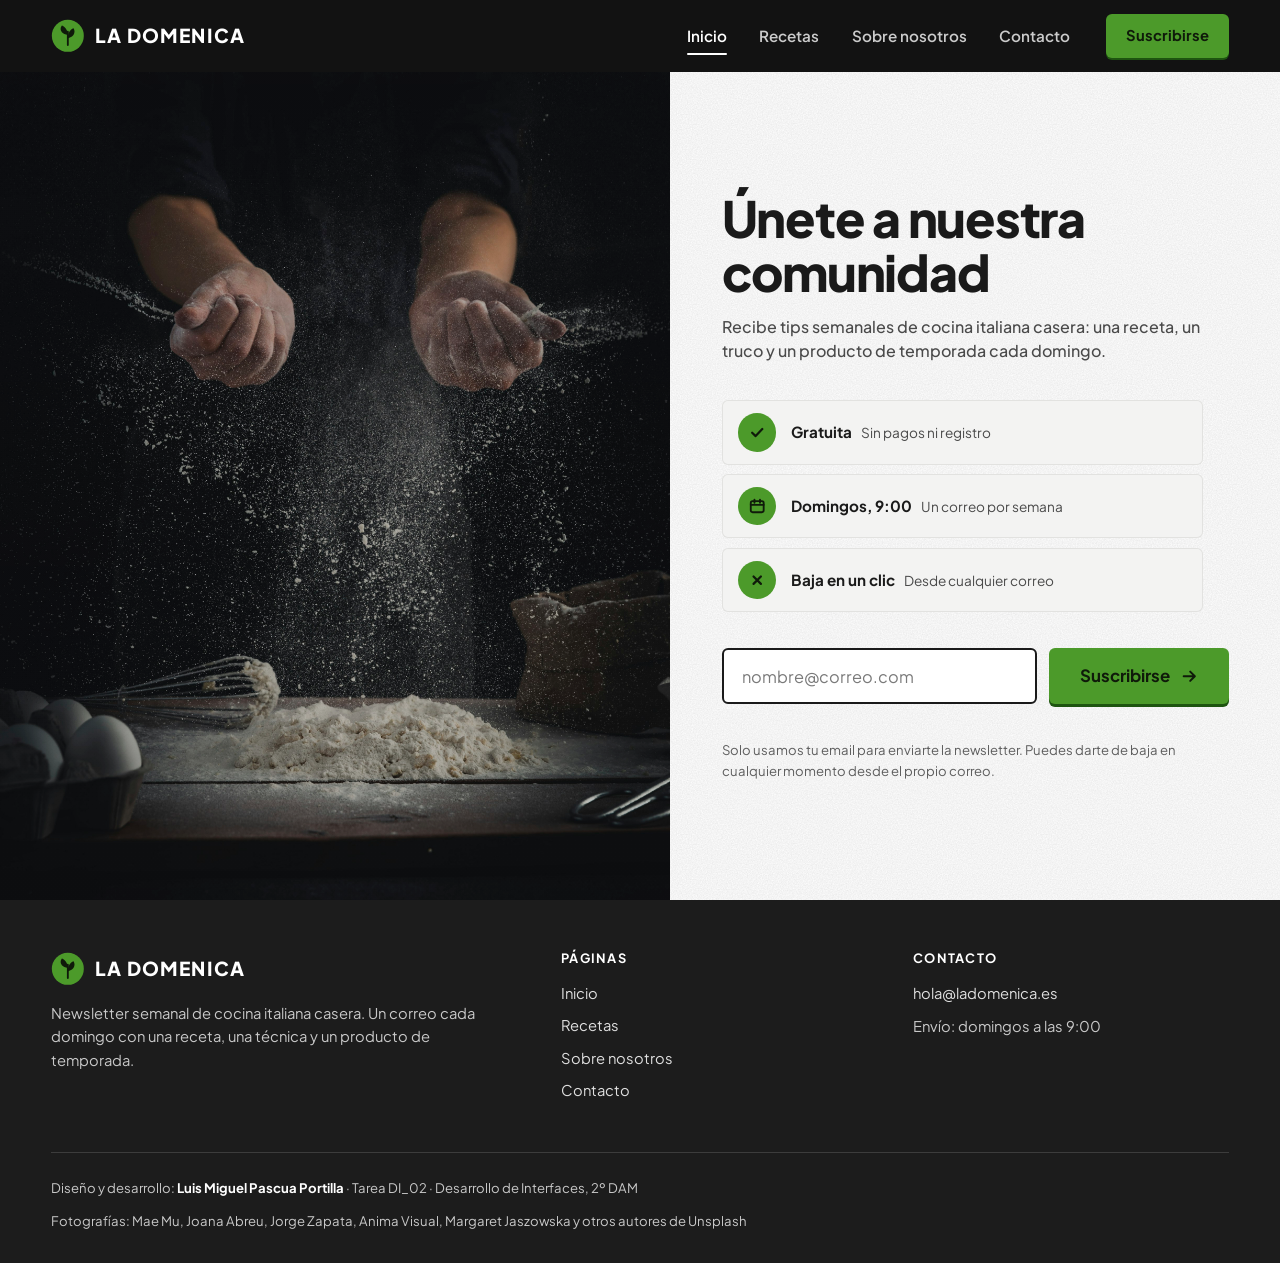
<file: index.html>
<!doctype html>
<html lang="es">
<head>
<meta charset="utf-8">
<meta name="viewport" content="width=device-width, initial-scale=1">
<title>La Domenica — Newsletter de cocina italiana</title>
<meta name="description" content="Newsletter semanal de cocina italiana casera.">
<link rel="icon" href="favicon.svg" type="image/svg+xml">
<link rel="preconnect" href="https://fonts.googleapis.com">
<link rel="preconnect" href="https://fonts.gstatic.com" crossorigin>
<link href="https://fonts.googleapis.com/css2?family=Plus+Jakarta+Sans:wght@400;500;600;700;800&display=swap" rel="stylesheet">
<link rel="stylesheet" href="styles.css">
</head>
<body>
<header class="barra">
  <div class="caja barra__fila">
    <a class="logo" href="index.html" data-z="1"><svg viewBox="0 0 40 40" aria-hidden="true"><circle cx="20" cy="20" r="19" fill="#4C9A2A"/><path d="M20 31V15" stroke="#0F1A0A" stroke-width="2.2" stroke-linecap="round"/><path d="M20 19c0 0-6.2-.4-7.9-4.6C10.4 10.2 13 7.6 13 7.6S20 10 20 19Z" fill="#0F1A0A"/><path d="M20 23c0 0 5.8-1.2 7.4-5.4 1.6-4.2-.9-6.6-.9-6.6S20 13.2 20 23Z" fill="#0F1A0A"/></svg><span class="logo__txt">La Domenica</span></a>
    <button class="hamburguesa" aria-expanded="false" aria-controls="nav" aria-label="Abrir menú">
      <svg viewBox="0 0 24 24" aria-hidden="true"><path d="M4 7h16M4 12h16M4 17h16" stroke="currentColor" stroke-width="2.2" stroke-linecap="round"/></svg>
    </button>
    <nav class="nav" id="nav" aria-label="Navegación principal">
      <ul class="menu"><li><a href="index.html" aria-current="page">Inicio</a></li><li><a href="recetas.html">Recetas</a></li><li><a href="sobre-nosotros.html">Sobre nosotros</a></li><li><a href="contacto.html">Contacto</a></li></ul>
      <a class="btn btn--cta btn--nav" href="index.html#suscribirse" data-z="2">Suscribirse</a>
    </nav>
  </div>
</header>
<main>
<section class="hero" id="suscribirse">
  <div class="hero__foto" aria-hidden="true" style="position:relative">
    <span data-z="3" style="position:absolute;left:10%;bottom:12%;width:1px;height:1px"></span>
  </div>
  <div class="hero__col">
    <div class="hero__col-in">
      <div>
        <h1>Únete a nuestra comunidad</h1>
        <p class="sub">Recibe tips semanales de cocina italiana casera: una receta, un truco y un producto de temporada cada domingo.</p>
      </div>
      <ul class="resaltos" aria-label="Condiciones de la newsletter">
        <li><span class="resaltos__icono"><svg viewBox="0 0 20 20" aria-hidden="true"><path d="M4.5 10.5 8.3 14.2 15.5 6.5" fill="none" stroke="currentColor" stroke-width="2.4" stroke-linecap="round" stroke-linejoin="round"/></svg></span><div><strong>Gratuita</strong><span>Sin pagos ni registro</span></div></li>
        <li><span class="resaltos__icono"><svg viewBox="0 0 20 20" aria-hidden="true"><rect x="3" y="4.5" width="14" height="12" rx="2" fill="none" stroke="currentColor" stroke-width="2"/><path d="M3 8.5h14M7 2.8v3.4M13 2.8v3.4" stroke="currentColor" stroke-width="2" stroke-linecap="round"/></svg></span><div><strong>Domingos, 9:00</strong><span>Un correo por semana</span></div></li>
        <li><span class="resaltos__icono"><svg viewBox="0 0 20 20" aria-hidden="true"><path d="M6 6l8 8M14 6l-8 8" stroke="currentColor" stroke-width="2.4" stroke-linecap="round"/></svg></span><div><strong>Baja en un clic</strong><span>Desde cualquier correo</span></div></li>
      </ul>
      <form class="form" id="form" novalidate>
        <div class="form__fila">
          <div>
            <label class="sr" for="email">Tu correo electrónico</label>
            <input class="campo" id="email" type="email" placeholder="nombre@correo.com" autocomplete="email" required aria-describedby="legal">
          </div>
          <button class="btn btn--cta" type="submit" id="boton" data-z="4">Suscribirse <svg viewBox="0 0 20 20" aria-hidden="true"><path d="M4 10h11M11 5l5 5-5 5" fill="none" stroke="currentColor" stroke-width="2.2" stroke-linecap="round" stroke-linejoin="round"/></svg></button>
        </div>
        <p class="aviso" id="aviso" role="status" aria-live="polite"></p>
        <p class="legal" id="legal">Solo usamos tu email para enviarte la newsletter. Puedes darte de baja en cualquier momento desde el propio correo.</p>
      </form>
    </div>
  </div>
</section>
</main>
<footer class="pie">
  <div class="caja">
    <div class="pie__rejilla">
      <div>
        <a class="logo" href="index.html"><svg viewBox="0 0 40 40" aria-hidden="true"><circle cx="20" cy="20" r="19" fill="#4C9A2A"/><path d="M20 31V15" stroke="#0F1A0A" stroke-width="2.2" stroke-linecap="round"/><path d="M20 19c0 0-6.2-.4-7.9-4.6C10.4 10.2 13 7.6 13 7.6S20 10 20 19Z" fill="#0F1A0A"/><path d="M20 23c0 0 5.8-1.2 7.4-5.4 1.6-4.2-.9-6.6-.9-6.6S20 13.2 20 23Z" fill="#0F1A0A"/></svg><span class="logo__txt">La Domenica</span></a>
        <p>Newsletter semanal de cocina italiana casera. Un correo cada domingo con una receta, una técnica y un producto de temporada.</p>
      </div>
      <nav aria-labelledby="t-nav">
        <h2 id="t-nav">Páginas</h2>
        <ul><li><a href="index.html">Inicio</a></li><li><a href="recetas.html">Recetas</a></li><li><a href="sobre-nosotros.html">Sobre nosotros</a></li><li><a href="contacto.html">Contacto</a></li></ul>
      </nav>
      <div>
        <h2>Contacto</h2>
        <p><a href="mailto:hola@ladomenica.es">hola@ladomenica.es</a></p>
        <p>Envío: domingos a las 9:00</p>
      </div>
    </div>
    <div class="pie__base">
      <p>Diseño y desarrollo: <strong>Luis Miguel Pascua Portilla</strong> · Tarea DI_02 · Desarrollo de Interfaces, 2º DAM</p>
      <p>Fotografías: Mae Mu, Joana Abreu, Jorge Zapata, Anima Visual, Margaret Jaszowska y otros autores de Unsplash</p>
    </div>
  </div>
</footer>
<div class="velo" id="velo" hidden>
  <div class="modal" role="dialog" aria-modal="true" aria-labelledby="modal-titulo" id="modal">
    <button class="modal__x" id="x" aria-label="Cerrar">&times;</button>
    <div class="modal__icono" aria-hidden="true">
      <svg width="28" height="28" viewBox="0 0 28 28"><path d="M7 14.5 11.8 19.3 21 9" fill="none" stroke="#2F6B1A" stroke-width="3" stroke-linecap="round" stroke-linejoin="round"/></svg>
    </div>
    <h2 id="modal-titulo">Suscripción confirmada</h2>
    <p>Recibirás el primer número el próximo domingo en <strong id="modal-email">tu correo</strong>.</p>
    <button class="btn btn--cta" id="ok">Cerrar</button>
  </div>
</div>
<script src="script.js"></script>
</body>
</html>
</file>
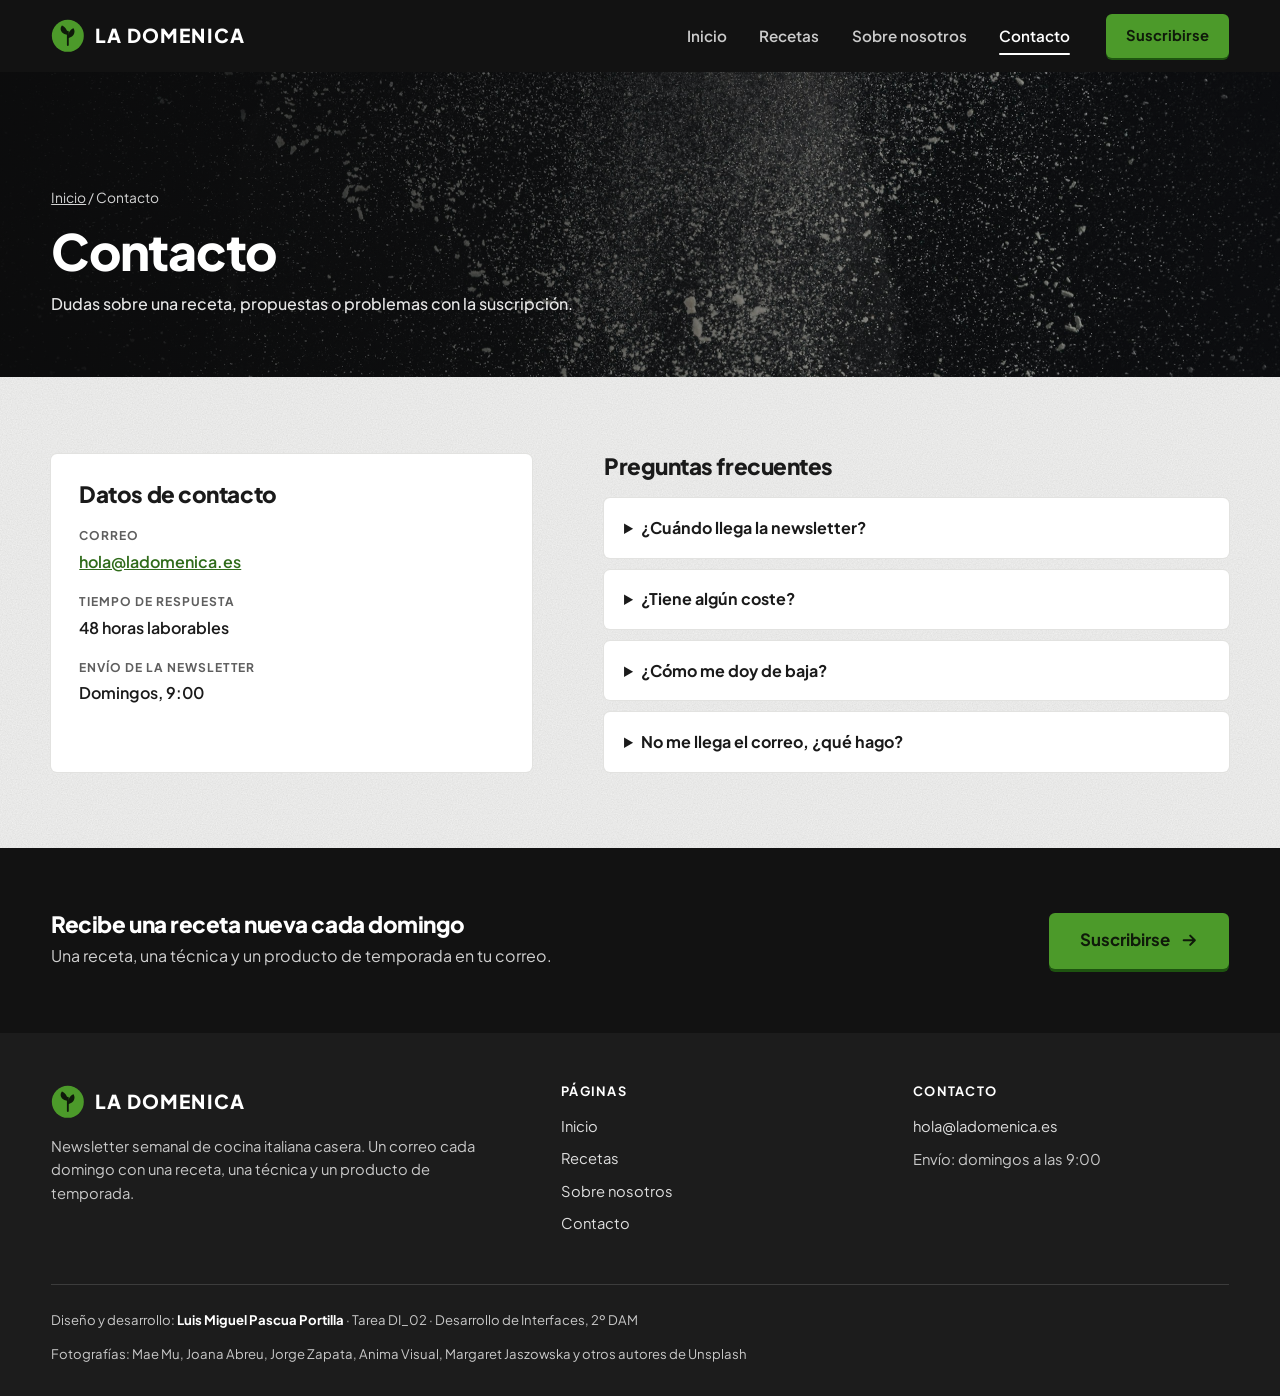
<file: contacto.html>
<!doctype html>
<html lang="es">
<head>
<meta charset="utf-8">
<meta name="viewport" content="width=device-width, initial-scale=1">
<title>Contacto — La Domenica</title>
<meta name="description" content="Contacto y preguntas frecuentes de La Domenica.">
<link rel="icon" href="favicon.svg" type="image/svg+xml">
<link rel="preconnect" href="https://fonts.googleapis.com">
<link rel="preconnect" href="https://fonts.gstatic.com" crossorigin>
<link href="https://fonts.googleapis.com/css2?family=Plus+Jakarta+Sans:wght@400;500;600;700;800&display=swap" rel="stylesheet">
<link rel="stylesheet" href="styles.css">
</head>
<body>
<header class="barra">
  <div class="caja barra__fila">
    <a class="logo" href="index.html" data-z="1"><svg viewBox="0 0 40 40" aria-hidden="true"><circle cx="20" cy="20" r="19" fill="#4C9A2A"/><path d="M20 31V15" stroke="#0F1A0A" stroke-width="2.2" stroke-linecap="round"/><path d="M20 19c0 0-6.2-.4-7.9-4.6C10.4 10.2 13 7.6 13 7.6S20 10 20 19Z" fill="#0F1A0A"/><path d="M20 23c0 0 5.8-1.2 7.4-5.4 1.6-4.2-.9-6.6-.9-6.6S20 13.2 20 23Z" fill="#0F1A0A"/></svg><span class="logo__txt">La Domenica</span></a>
    <button class="hamburguesa" aria-expanded="false" aria-controls="nav" aria-label="Abrir menú">
      <svg viewBox="0 0 24 24" aria-hidden="true"><path d="M4 7h16M4 12h16M4 17h16" stroke="currentColor" stroke-width="2.2" stroke-linecap="round"/></svg>
    </button>
    <nav class="nav" id="nav" aria-label="Navegación principal">
      <ul class="menu"><li><a href="index.html">Inicio</a></li><li><a href="recetas.html">Recetas</a></li><li><a href="sobre-nosotros.html">Sobre nosotros</a></li><li><a href="contacto.html" aria-current="page">Contacto</a></li></ul>
      <a class="btn btn--cta btn--nav" href="index.html#suscribirse" data-z="2">Suscribirse</a>
    </nav>
  </div>
</header>
<main>
<section class="cabecera-pag" style="--foto-cab:url('img/fondo-harina-2560.jpg')">
  <div class="caja">
    <p class="migas"><a href="index.html">Inicio</a> / Contacto</p>
    <h1>Contacto</h1>
    <p class="sub">Dudas sobre una receta, propuestas o problemas con la suscripción.</p>
  </div>
</section>
<section class="seccion seccion--gris">
  <div class="caja contacto">
    <div class="ficha">
      <h2 style="margin-bottom:1.25rem">Datos de contacto</h2>
      <dl>
        <div><dt>Correo</dt><dd><a href="mailto:hola@ladomenica.es">hola@ladomenica.es</a></dd></div>
        <div><dt>Tiempo de respuesta</dt><dd>48 horas laborables</dd></div>
        <div><dt>Envío de la newsletter</dt><dd>Domingos, 9:00</dd></div>
      </dl>
    </div>
    <div>
      <h2 style="margin-bottom:1.25rem">Preguntas frecuentes</h2>
      <div class="preguntas">
        <details><summary>¿Cuándo llega la newsletter?</summary><p>Todos los domingos a las 9:00 (hora peninsular).</p></details><details><summary>¿Tiene algún coste?</summary><p>No. La suscripción es gratuita y no pedimos datos de pago.</p></details><details><summary>¿Cómo me doy de baja?</summary><p>Cada correo incluye al final un enlace para darte de baja en un clic.</p></details><details><summary>No me llega el correo, ¿qué hago?</summary><p>Revisa la carpeta de promociones o spam. Si no aparece, escríbenos indicando tu email.</p></details>
      </div>
    </div>
  </div>
</section>
<section class="cierre">
  <div class="caja cierre__fila">
    <div><h2>Recibe una receta nueva cada domingo</h2>
      <p>Una receta, una técnica y un producto de temporada en tu correo.</p></div>
    <a class="btn btn--cta" href="index.html#suscribirse">Suscribirse <svg viewBox="0 0 20 20" aria-hidden="true"><path d="M4 10h11M11 5l5 5-5 5" fill="none" stroke="currentColor" stroke-width="2.2" stroke-linecap="round" stroke-linejoin="round"/></svg></a>
  </div>
</section>
</main>
<footer class="pie">
  <div class="caja">
    <div class="pie__rejilla">
      <div>
        <a class="logo" href="index.html"><svg viewBox="0 0 40 40" aria-hidden="true"><circle cx="20" cy="20" r="19" fill="#4C9A2A"/><path d="M20 31V15" stroke="#0F1A0A" stroke-width="2.2" stroke-linecap="round"/><path d="M20 19c0 0-6.2-.4-7.9-4.6C10.4 10.2 13 7.6 13 7.6S20 10 20 19Z" fill="#0F1A0A"/><path d="M20 23c0 0 5.8-1.2 7.4-5.4 1.6-4.2-.9-6.6-.9-6.6S20 13.2 20 23Z" fill="#0F1A0A"/></svg><span class="logo__txt">La Domenica</span></a>
        <p>Newsletter semanal de cocina italiana casera. Un correo cada domingo con una receta, una técnica y un producto de temporada.</p>
      </div>
      <nav aria-labelledby="t-nav">
        <h2 id="t-nav">Páginas</h2>
        <ul><li><a href="index.html">Inicio</a></li><li><a href="recetas.html">Recetas</a></li><li><a href="sobre-nosotros.html">Sobre nosotros</a></li><li><a href="contacto.html">Contacto</a></li></ul>
      </nav>
      <div>
        <h2>Contacto</h2>
        <p><a href="mailto:hola@ladomenica.es">hola@ladomenica.es</a></p>
        <p>Envío: domingos a las 9:00</p>
      </div>
    </div>
    <div class="pie__base">
      <p>Diseño y desarrollo: <strong>Luis Miguel Pascua Portilla</strong> · Tarea DI_02 · Desarrollo de Interfaces, 2º DAM</p>
      <p>Fotografías: Mae Mu, Joana Abreu, Jorge Zapata, Anima Visual, Margaret Jaszowska y otros autores de Unsplash</p>
    </div>
  </div>
</footer>

<script src="script.js"></script>
</body>
</html>
</file>
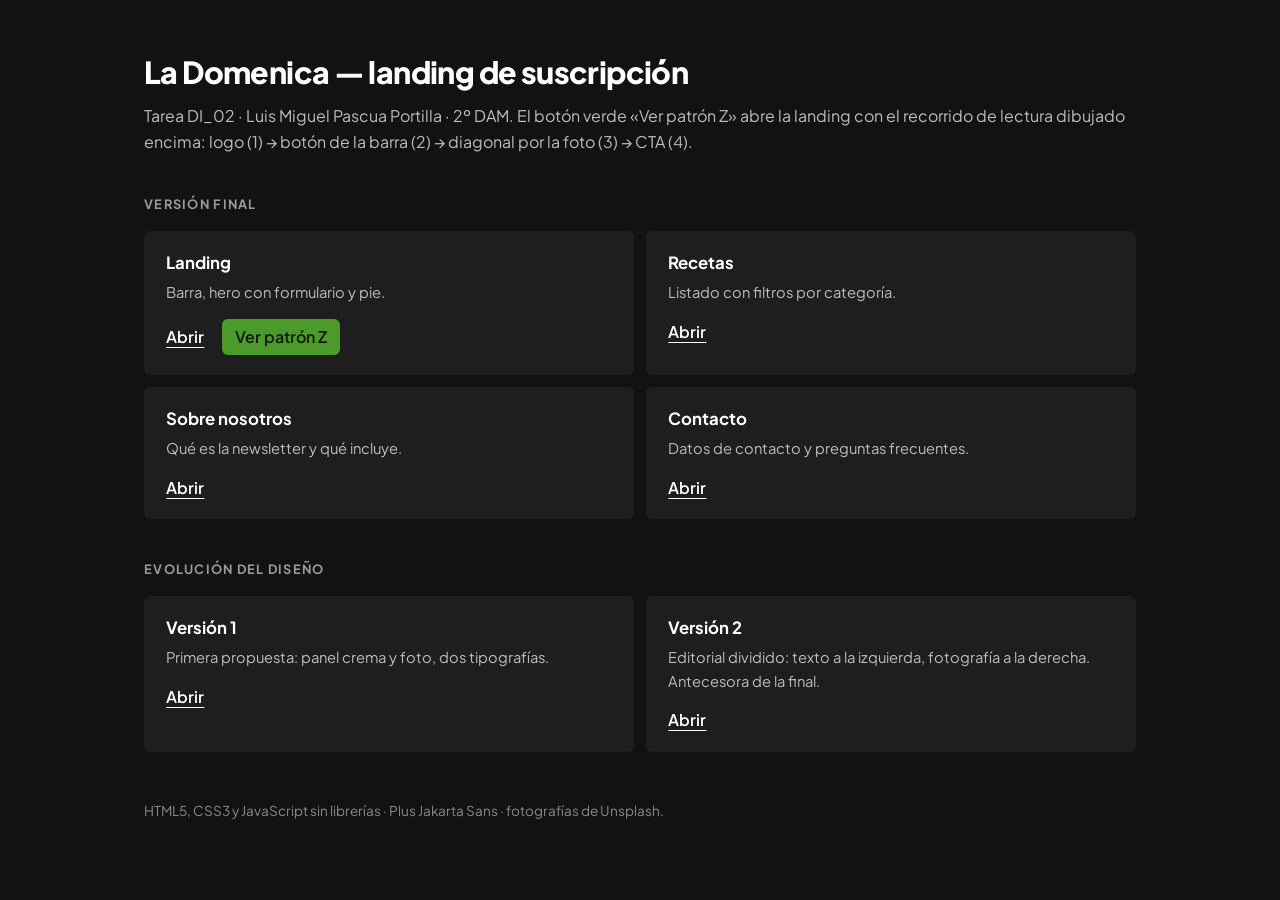
<file: presentacion.html>
<!doctype html>
<html lang="es">
<head>
<meta charset="utf-8">
<meta name="viewport" content="width=device-width,initial-scale=1">
<title>Presentación — La Domenica · Tarea DI_02</title>
<link rel="icon" href="favicon.svg" type="image/svg+xml">
<link href="https://fonts.googleapis.com/css2?family=Plus+Jakarta+Sans:wght@400;600;800&display=swap" rel="stylesheet">
<style>
*,*::before,*::after{box-sizing:border-box}
body{margin:0;background:#121212;color:#fff;font-family:"Plus Jakarta Sans",system-ui,sans-serif;line-height:1.6;padding:3rem 1.5rem}
.caja{max-width:62rem;margin:auto}
h1{font-size:1.9rem;font-weight:800;margin:0 0 .4rem;letter-spacing:-.02em}
.intro{color:#BDBDBD;margin:0 0 2.5rem}
h2{font-size:.8rem;font-weight:700;letter-spacing:.1em;text-transform:uppercase;color:#9A9A9A;margin:2.5rem 0 1rem}
ul{list-style:none;padding:0;margin:0;display:grid;gap:.75rem}
@media(min-width:720px){ul{grid-template-columns:1fr 1fr}}
li{background:#1E1E1E;border-radius:6px;padding:1.2rem 1.4rem}
h3{font-size:1.05rem;margin:0 0 .25rem}
li p{margin:0 0 .9rem;font-size:.92rem;color:#BDBDBD}
a{display:inline-block;color:#fff;font-weight:600;margin-right:1.1rem;text-underline-offset:.25em}
a:hover{color:#8FD16A}
a.z{background:#4C9A2A;color:#0F1A0A;text-decoration:none;padding:.35rem .8rem;border-radius:6px}
a.z:hover{background:#2E7D1A;color:#fff}
.pie{margin-top:3rem;color:#8A8A8A;font-size:.85rem}
</style>
</head>
<body><div class="caja">
<h1>La Domenica — landing de suscripción</h1>
<p class="intro">Tarea DI_02 · Luis Miguel Pascua Portilla · 2º DAM. El botón verde «Ver patrón Z» abre la landing con el recorrido de lectura dibujado encima: logo (1) → botón de la barra (2) → diagonal por la foto (3) → CTA (4).</p>

<h2>Versión final</h2>
<ul>
  <li><h3>Landing</h3><p>Barra, hero con formulario y pie.</p>
    <a href="index.html">Abrir</a><a class="z" href="index.html?z">Ver patrón Z</a></li>
  <li><h3>Recetas</h3><p>Listado con filtros por categoría.</p><a href="recetas.html">Abrir</a></li>
  <li><h3>Sobre nosotros</h3><p>Qué es la newsletter y qué incluye.</p><a href="sobre-nosotros.html">Abrir</a></li>
  <li><h3>Contacto</h3><p>Datos de contacto y preguntas frecuentes.</p><a href="contacto.html">Abrir</a></li>
</ul>

<h2>Evolución del diseño</h2>
<ul>
  <li><h3>Versión 1</h3><p>Primera propuesta: panel crema y foto, dos tipografías.</p>
    <a href="evolucion/version-1.html">Abrir</a></li>
  <li><h3>Versión 2</h3><p>Editorial dividido: texto a la izquierda, fotografía a la derecha. Antecesora de la final.</p>
    <a href="evolucion/version-2.html">Abrir</a></li>
</ul>
<p class="pie">HTML5, CSS3 y JavaScript sin librerías · Plus Jakarta Sans · fotografías de Unsplash.</p>
</div></body>
</html>
</file>
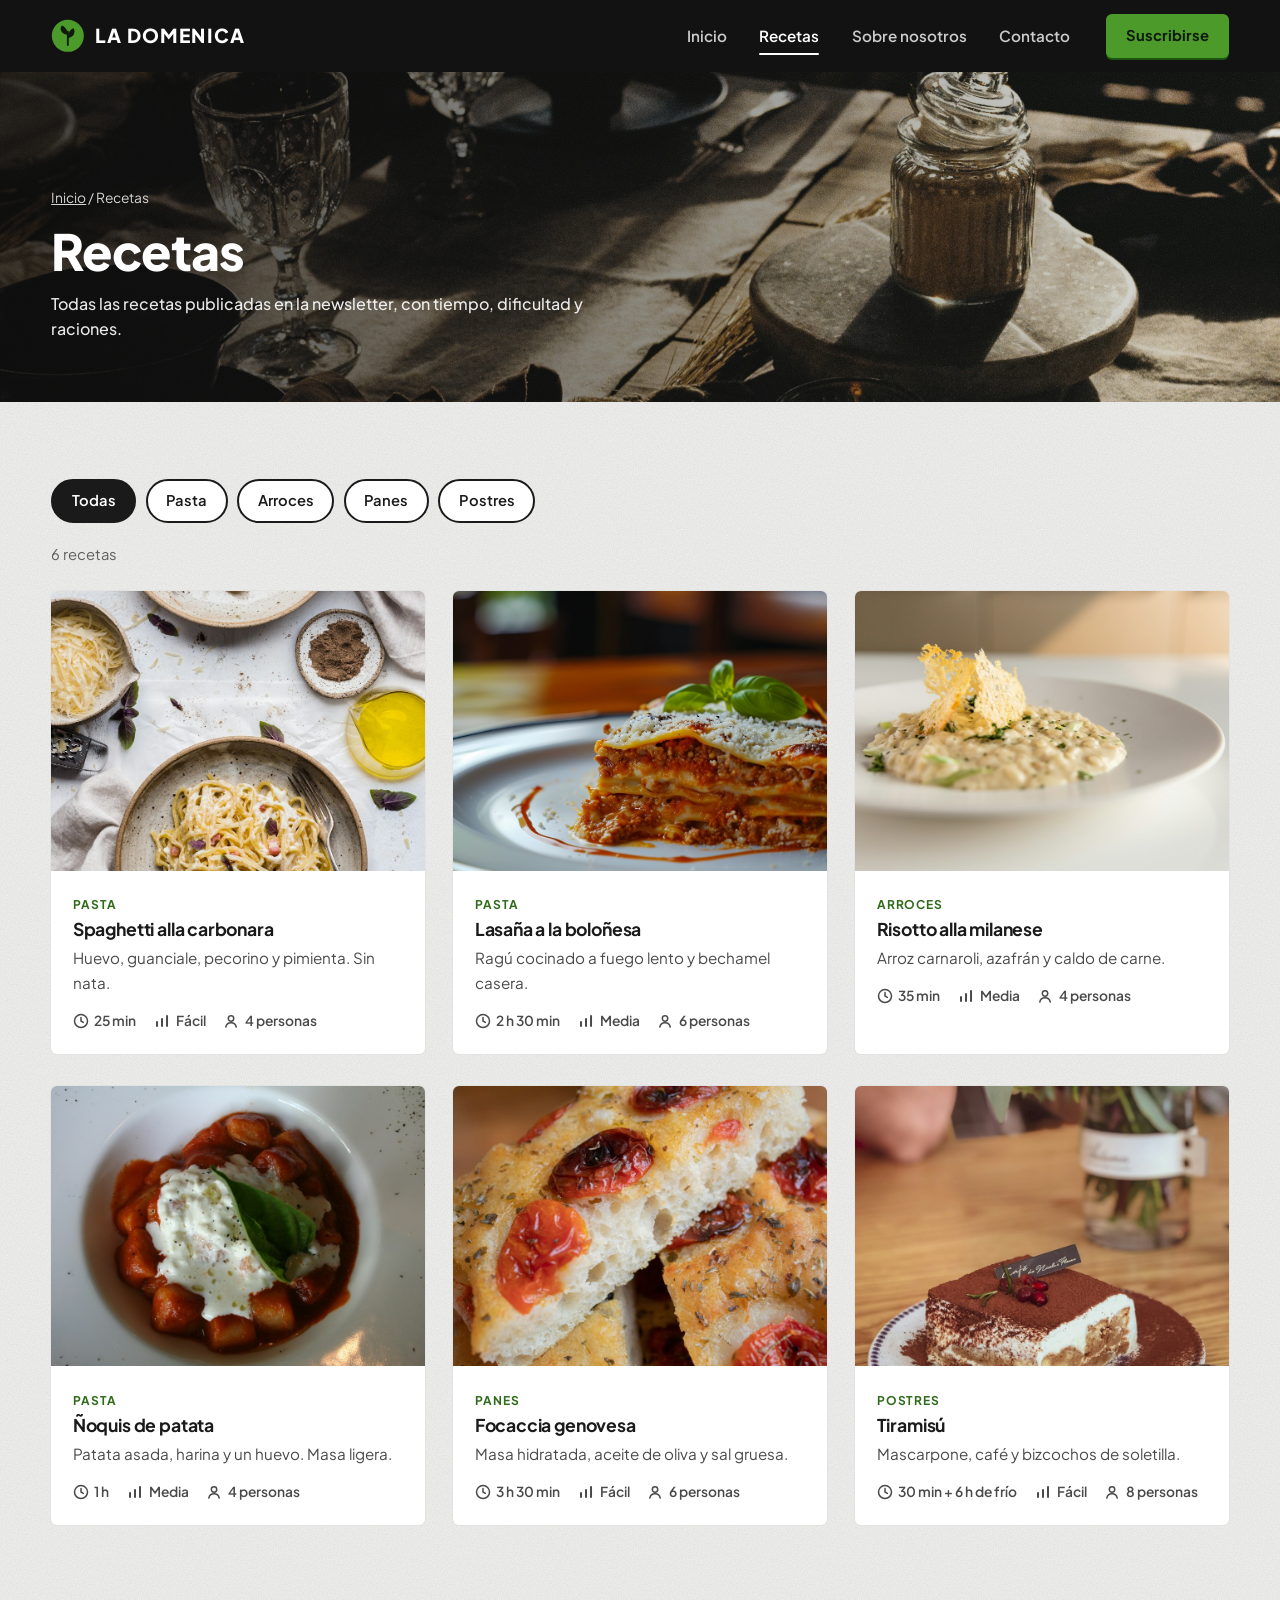
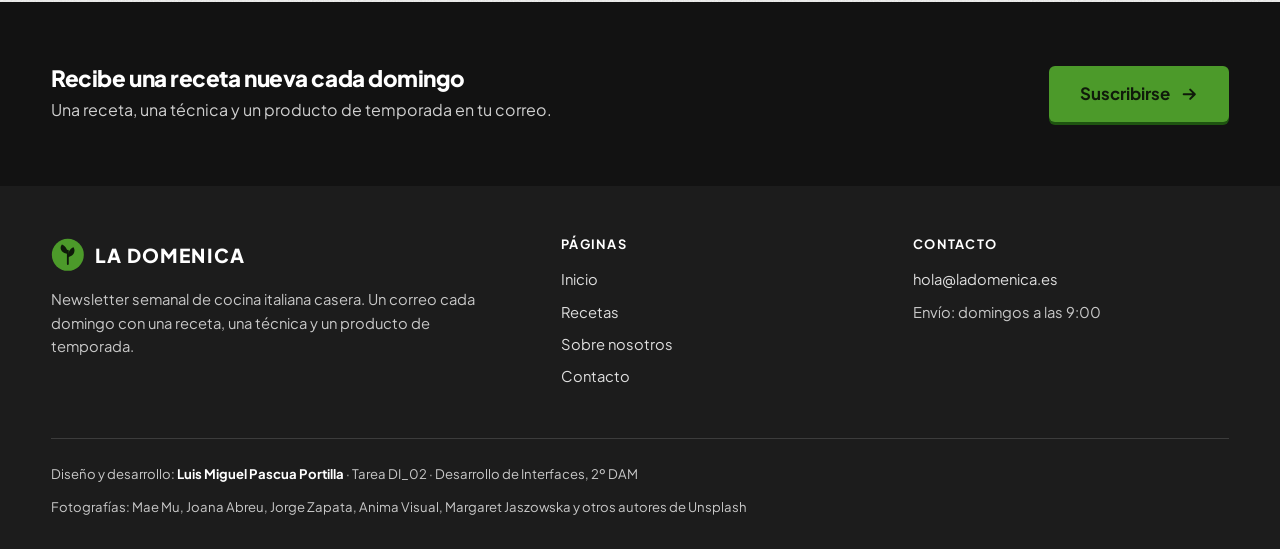
<file: recetas.html>
<!doctype html>
<html lang="es">
<head>
<meta charset="utf-8">
<meta name="viewport" content="width=device-width, initial-scale=1">
<title>Recetas — La Domenica</title>
<meta name="description" content="Recetas de cocina italiana casera publicadas en La Domenica.">
<link rel="icon" href="favicon.svg" type="image/svg+xml">
<link rel="preconnect" href="https://fonts.googleapis.com">
<link rel="preconnect" href="https://fonts.gstatic.com" crossorigin>
<link href="https://fonts.googleapis.com/css2?family=Plus+Jakarta+Sans:wght@400;500;600;700;800&display=swap" rel="stylesheet">
<link rel="stylesheet" href="styles.css">
</head>
<body>
<header class="barra">
  <div class="caja barra__fila">
    <a class="logo" href="index.html" data-z="1"><svg viewBox="0 0 40 40" aria-hidden="true"><circle cx="20" cy="20" r="19" fill="#4C9A2A"/><path d="M20 31V15" stroke="#0F1A0A" stroke-width="2.2" stroke-linecap="round"/><path d="M20 19c0 0-6.2-.4-7.9-4.6C10.4 10.2 13 7.6 13 7.6S20 10 20 19Z" fill="#0F1A0A"/><path d="M20 23c0 0 5.8-1.2 7.4-5.4 1.6-4.2-.9-6.6-.9-6.6S20 13.2 20 23Z" fill="#0F1A0A"/></svg><span class="logo__txt">La Domenica</span></a>
    <button class="hamburguesa" aria-expanded="false" aria-controls="nav" aria-label="Abrir menú">
      <svg viewBox="0 0 24 24" aria-hidden="true"><path d="M4 7h16M4 12h16M4 17h16" stroke="currentColor" stroke-width="2.2" stroke-linecap="round"/></svg>
    </button>
    <nav class="nav" id="nav" aria-label="Navegación principal">
      <ul class="menu"><li><a href="index.html">Inicio</a></li><li><a href="recetas.html" aria-current="page">Recetas</a></li><li><a href="sobre-nosotros.html">Sobre nosotros</a></li><li><a href="contacto.html">Contacto</a></li></ul>
      <a class="btn btn--cta btn--nav" href="index.html#suscribirse" data-z="2">Suscribirse</a>
    </nav>
  </div>
</header>
<main>
<section class="cabecera-pag" style="--foto-cab:url('img/fondo-mesa-2560.jpg')">
  <div class="caja">
    <p class="migas"><a href="index.html">Inicio</a> / Recetas</p>
    <h1>Recetas</h1>
    <p class="sub">Todas las recetas publicadas en la newsletter, con tiempo, dificultad y raciones.</p>
  </div>
</section>
<section class="seccion seccion--gris" aria-label="Listado de recetas">
  <div class="caja">
    <ul class="filtros" aria-label="Filtrar por categoría"><li><button class="filtro" data-cat="todas" aria-pressed="true">Todas</button></li><li><button class="filtro" data-cat="pasta" aria-pressed="false">Pasta</button></li><li><button class="filtro" data-cat="arroces" aria-pressed="false">Arroces</button></li><li><button class="filtro" data-cat="panes" aria-pressed="false">Panes</button></li><li><button class="filtro" data-cat="postres" aria-pressed="false">Postres</button></li></ul>
    <p class="contador" id="contador" aria-live="polite">6 recetas</p>
    <ul class="recetas">
      <li class="receta" data-cat="pasta">
        <img src="img/recetas/carbonara.jpg" alt="Spaghetti alla carbonara" loading="lazy">
        <div class="receta__txt">
          <span class="etiqueta">Pasta</span>
          <h3>Spaghetti alla carbonara</h3>
          <p>Huevo, guanciale, pecorino y pimienta. Sin nata.</p>
          <ul class="datos">
            <li><svg viewBox="0 0 16 16" aria-hidden="true"><circle cx="8" cy="8" r="6.5" fill="none" stroke="currentColor" stroke-width="1.5"/><path d="M8 4.5V8l2.3 1.4" stroke="currentColor" stroke-width="1.5" stroke-linecap="round" fill="none"/></svg><span class="sr">Tiempo: </span>25 min</li>
            <li><svg viewBox="0 0 16 16" aria-hidden="true"><path d="M3 13V9M8 13V6M13 13V3" stroke="currentColor" stroke-width="2" stroke-linecap="round"/></svg><span class="sr">Dificultad: </span>Fácil</li>
            <li><svg viewBox="0 0 16 16" aria-hidden="true"><circle cx="8" cy="5.5" r="2.7" fill="none" stroke="currentColor" stroke-width="1.5"/><path d="M2.8 14c.5-2.8 2.6-4.3 5.2-4.3s4.7 1.5 5.2 4.3" fill="none" stroke="currentColor" stroke-width="1.5" stroke-linecap="round"/></svg>4 personas</li>
          </ul>
        </div>
      </li><li class="receta" data-cat="pasta">
        <img src="img/recetas/lasagna.jpg" alt="Lasaña a la boloñesa" loading="lazy">
        <div class="receta__txt">
          <span class="etiqueta">Pasta</span>
          <h3>Lasaña a la boloñesa</h3>
          <p>Ragú cocinado a fuego lento y bechamel casera.</p>
          <ul class="datos">
            <li><svg viewBox="0 0 16 16" aria-hidden="true"><circle cx="8" cy="8" r="6.5" fill="none" stroke="currentColor" stroke-width="1.5"/><path d="M8 4.5V8l2.3 1.4" stroke="currentColor" stroke-width="1.5" stroke-linecap="round" fill="none"/></svg><span class="sr">Tiempo: </span>2 h 30 min</li>
            <li><svg viewBox="0 0 16 16" aria-hidden="true"><path d="M3 13V9M8 13V6M13 13V3" stroke="currentColor" stroke-width="2" stroke-linecap="round"/></svg><span class="sr">Dificultad: </span>Media</li>
            <li><svg viewBox="0 0 16 16" aria-hidden="true"><circle cx="8" cy="5.5" r="2.7" fill="none" stroke="currentColor" stroke-width="1.5"/><path d="M2.8 14c.5-2.8 2.6-4.3 5.2-4.3s4.7 1.5 5.2 4.3" fill="none" stroke="currentColor" stroke-width="1.5" stroke-linecap="round"/></svg>6 personas</li>
          </ul>
        </div>
      </li><li class="receta" data-cat="arroces">
        <img src="img/recetas/risotto.jpg" alt="Risotto alla milanese" loading="lazy">
        <div class="receta__txt">
          <span class="etiqueta">Arroces</span>
          <h3>Risotto alla milanese</h3>
          <p>Arroz carnaroli, azafrán y caldo de carne.</p>
          <ul class="datos">
            <li><svg viewBox="0 0 16 16" aria-hidden="true"><circle cx="8" cy="8" r="6.5" fill="none" stroke="currentColor" stroke-width="1.5"/><path d="M8 4.5V8l2.3 1.4" stroke="currentColor" stroke-width="1.5" stroke-linecap="round" fill="none"/></svg><span class="sr">Tiempo: </span>35 min</li>
            <li><svg viewBox="0 0 16 16" aria-hidden="true"><path d="M3 13V9M8 13V6M13 13V3" stroke="currentColor" stroke-width="2" stroke-linecap="round"/></svg><span class="sr">Dificultad: </span>Media</li>
            <li><svg viewBox="0 0 16 16" aria-hidden="true"><circle cx="8" cy="5.5" r="2.7" fill="none" stroke="currentColor" stroke-width="1.5"/><path d="M2.8 14c.5-2.8 2.6-4.3 5.2-4.3s4.7 1.5 5.2 4.3" fill="none" stroke="currentColor" stroke-width="1.5" stroke-linecap="round"/></svg>4 personas</li>
          </ul>
        </div>
      </li><li class="receta" data-cat="pasta">
        <img src="img/recetas/gnocchi.jpg" alt="Ñoquis de patata" loading="lazy">
        <div class="receta__txt">
          <span class="etiqueta">Pasta</span>
          <h3>Ñoquis de patata</h3>
          <p>Patata asada, harina y un huevo. Masa ligera.</p>
          <ul class="datos">
            <li><svg viewBox="0 0 16 16" aria-hidden="true"><circle cx="8" cy="8" r="6.5" fill="none" stroke="currentColor" stroke-width="1.5"/><path d="M8 4.5V8l2.3 1.4" stroke="currentColor" stroke-width="1.5" stroke-linecap="round" fill="none"/></svg><span class="sr">Tiempo: </span>1 h</li>
            <li><svg viewBox="0 0 16 16" aria-hidden="true"><path d="M3 13V9M8 13V6M13 13V3" stroke="currentColor" stroke-width="2" stroke-linecap="round"/></svg><span class="sr">Dificultad: </span>Media</li>
            <li><svg viewBox="0 0 16 16" aria-hidden="true"><circle cx="8" cy="5.5" r="2.7" fill="none" stroke="currentColor" stroke-width="1.5"/><path d="M2.8 14c.5-2.8 2.6-4.3 5.2-4.3s4.7 1.5 5.2 4.3" fill="none" stroke="currentColor" stroke-width="1.5" stroke-linecap="round"/></svg>4 personas</li>
          </ul>
        </div>
      </li><li class="receta" data-cat="panes">
        <img src="img/recetas/focaccia.jpg" alt="Focaccia genovesa" loading="lazy">
        <div class="receta__txt">
          <span class="etiqueta">Panes</span>
          <h3>Focaccia genovesa</h3>
          <p>Masa hidratada, aceite de oliva y sal gruesa.</p>
          <ul class="datos">
            <li><svg viewBox="0 0 16 16" aria-hidden="true"><circle cx="8" cy="8" r="6.5" fill="none" stroke="currentColor" stroke-width="1.5"/><path d="M8 4.5V8l2.3 1.4" stroke="currentColor" stroke-width="1.5" stroke-linecap="round" fill="none"/></svg><span class="sr">Tiempo: </span>3 h 30 min</li>
            <li><svg viewBox="0 0 16 16" aria-hidden="true"><path d="M3 13V9M8 13V6M13 13V3" stroke="currentColor" stroke-width="2" stroke-linecap="round"/></svg><span class="sr">Dificultad: </span>Fácil</li>
            <li><svg viewBox="0 0 16 16" aria-hidden="true"><circle cx="8" cy="5.5" r="2.7" fill="none" stroke="currentColor" stroke-width="1.5"/><path d="M2.8 14c.5-2.8 2.6-4.3 5.2-4.3s4.7 1.5 5.2 4.3" fill="none" stroke="currentColor" stroke-width="1.5" stroke-linecap="round"/></svg>6 personas</li>
          </ul>
        </div>
      </li><li class="receta" data-cat="postres">
        <img src="img/recetas/tiramisu.jpg" alt="Tiramisú" loading="lazy">
        <div class="receta__txt">
          <span class="etiqueta">Postres</span>
          <h3>Tiramisú</h3>
          <p>Mascarpone, café y bizcochos de soletilla.</p>
          <ul class="datos">
            <li><svg viewBox="0 0 16 16" aria-hidden="true"><circle cx="8" cy="8" r="6.5" fill="none" stroke="currentColor" stroke-width="1.5"/><path d="M8 4.5V8l2.3 1.4" stroke="currentColor" stroke-width="1.5" stroke-linecap="round" fill="none"/></svg><span class="sr">Tiempo: </span>30 min + 6 h de frío</li>
            <li><svg viewBox="0 0 16 16" aria-hidden="true"><path d="M3 13V9M8 13V6M13 13V3" stroke="currentColor" stroke-width="2" stroke-linecap="round"/></svg><span class="sr">Dificultad: </span>Fácil</li>
            <li><svg viewBox="0 0 16 16" aria-hidden="true"><circle cx="8" cy="5.5" r="2.7" fill="none" stroke="currentColor" stroke-width="1.5"/><path d="M2.8 14c.5-2.8 2.6-4.3 5.2-4.3s4.7 1.5 5.2 4.3" fill="none" stroke="currentColor" stroke-width="1.5" stroke-linecap="round"/></svg>8 personas</li>
          </ul>
        </div>
      </li>
    </ul>
  </div>
</section>
<section class="cierre">
  <div class="caja cierre__fila">
    <div><h2>Recibe una receta nueva cada domingo</h2>
      <p>Una receta, una técnica y un producto de temporada en tu correo.</p></div>
    <a class="btn btn--cta" href="index.html#suscribirse">Suscribirse <svg viewBox="0 0 20 20" aria-hidden="true"><path d="M4 10h11M11 5l5 5-5 5" fill="none" stroke="currentColor" stroke-width="2.2" stroke-linecap="round" stroke-linejoin="round"/></svg></a>
  </div>
</section>
</main>
<footer class="pie">
  <div class="caja">
    <div class="pie__rejilla">
      <div>
        <a class="logo" href="index.html"><svg viewBox="0 0 40 40" aria-hidden="true"><circle cx="20" cy="20" r="19" fill="#4C9A2A"/><path d="M20 31V15" stroke="#0F1A0A" stroke-width="2.2" stroke-linecap="round"/><path d="M20 19c0 0-6.2-.4-7.9-4.6C10.4 10.2 13 7.6 13 7.6S20 10 20 19Z" fill="#0F1A0A"/><path d="M20 23c0 0 5.8-1.2 7.4-5.4 1.6-4.2-.9-6.6-.9-6.6S20 13.2 20 23Z" fill="#0F1A0A"/></svg><span class="logo__txt">La Domenica</span></a>
        <p>Newsletter semanal de cocina italiana casera. Un correo cada domingo con una receta, una técnica y un producto de temporada.</p>
      </div>
      <nav aria-labelledby="t-nav">
        <h2 id="t-nav">Páginas</h2>
        <ul><li><a href="index.html">Inicio</a></li><li><a href="recetas.html">Recetas</a></li><li><a href="sobre-nosotros.html">Sobre nosotros</a></li><li><a href="contacto.html">Contacto</a></li></ul>
      </nav>
      <div>
        <h2>Contacto</h2>
        <p><a href="mailto:hola@ladomenica.es">hola@ladomenica.es</a></p>
        <p>Envío: domingos a las 9:00</p>
      </div>
    </div>
    <div class="pie__base">
      <p>Diseño y desarrollo: <strong>Luis Miguel Pascua Portilla</strong> · Tarea DI_02 · Desarrollo de Interfaces, 2º DAM</p>
      <p>Fotografías: Mae Mu, Joana Abreu, Jorge Zapata, Anima Visual, Margaret Jaszowska y otros autores de Unsplash</p>
    </div>
  </div>
</footer>

<script src="script.js"></script>
</body>
</html>
</file>
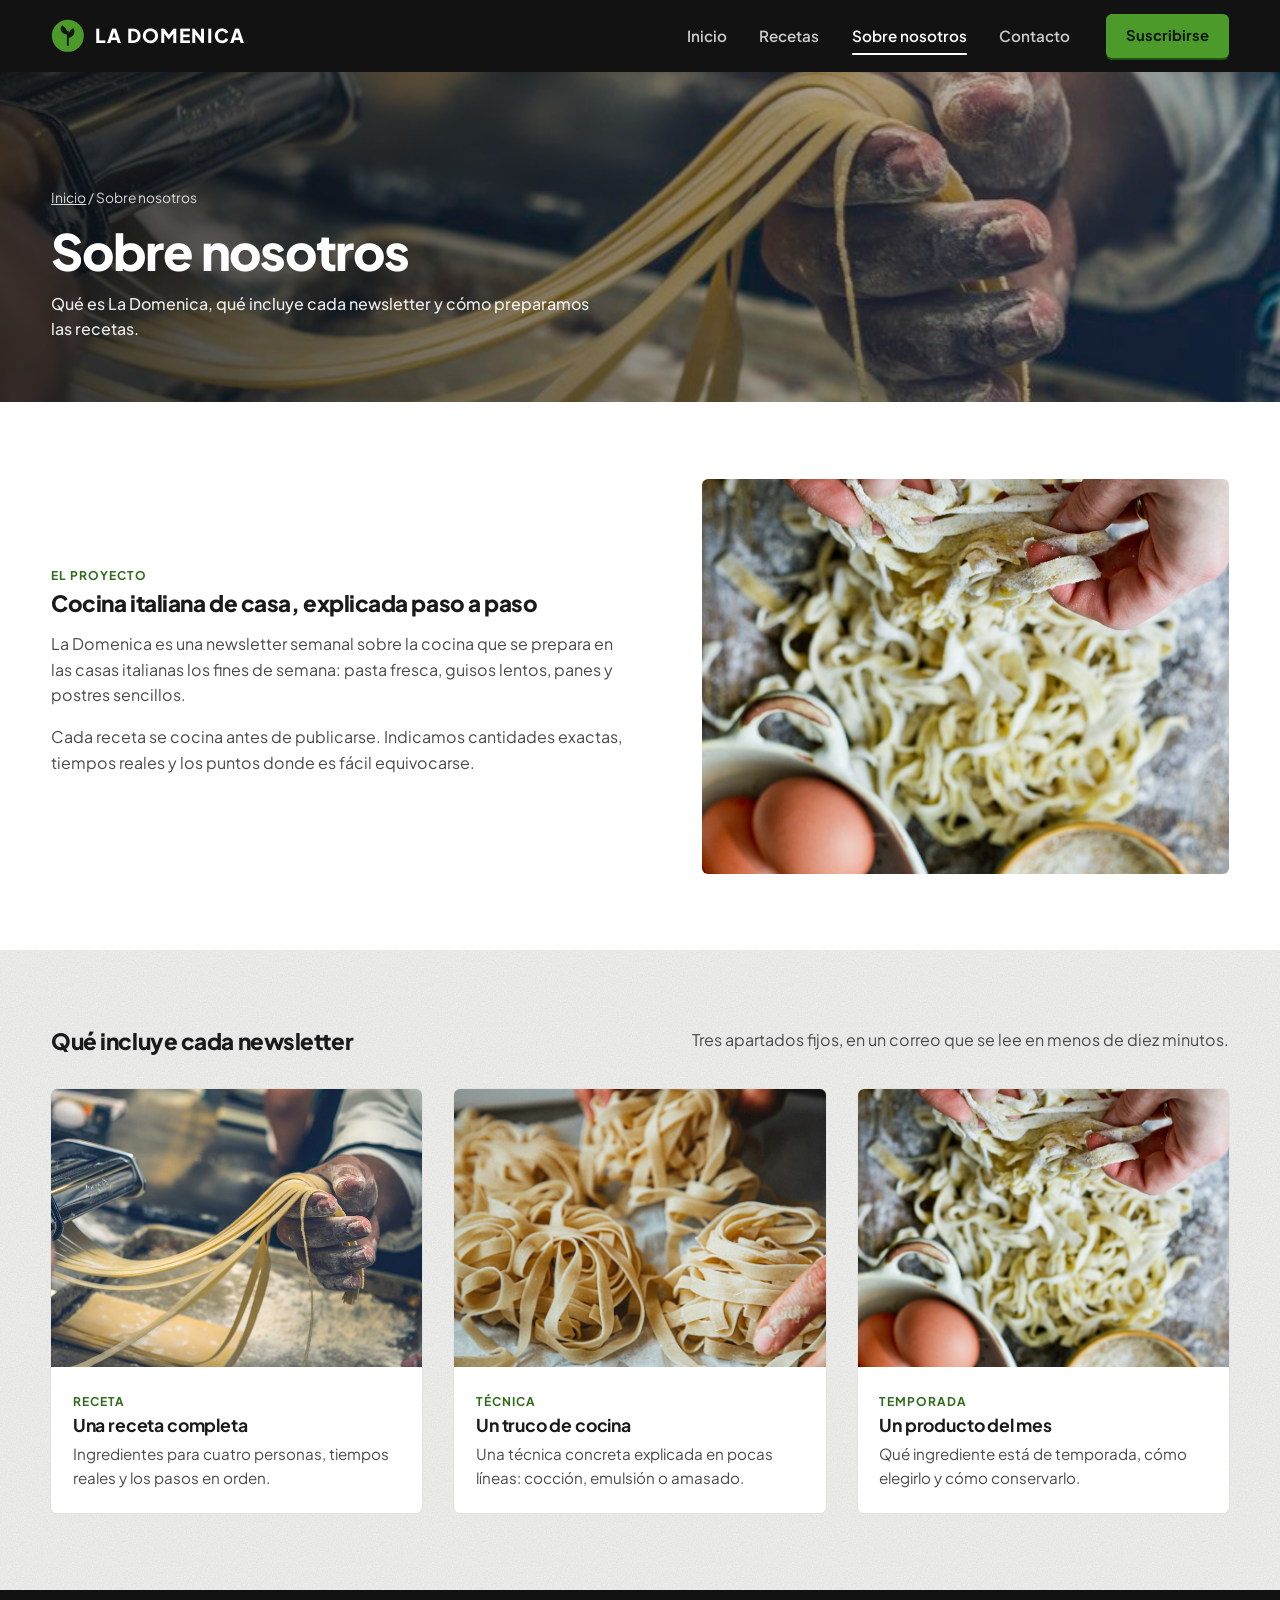
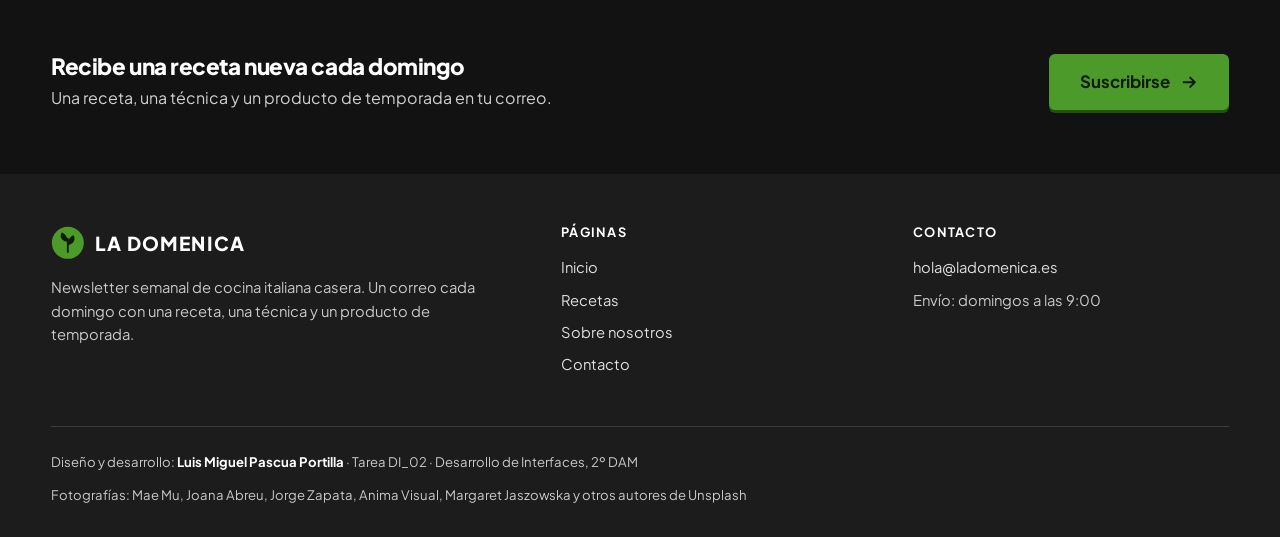
<file: sobre-nosotros.html>
<!doctype html>
<html lang="es">
<head>
<meta charset="utf-8">
<meta name="viewport" content="width=device-width, initial-scale=1">
<title>Sobre nosotros — La Domenica</title>
<meta name="description" content="Qué es La Domenica y qué incluye cada newsletter.">
<link rel="icon" href="favicon.svg" type="image/svg+xml">
<link rel="preconnect" href="https://fonts.googleapis.com">
<link rel="preconnect" href="https://fonts.gstatic.com" crossorigin>
<link href="https://fonts.googleapis.com/css2?family=Plus+Jakarta+Sans:wght@400;500;600;700;800&display=swap" rel="stylesheet">
<link rel="stylesheet" href="styles.css">
</head>
<body>
<header class="barra">
  <div class="caja barra__fila">
    <a class="logo" href="index.html" data-z="1"><svg viewBox="0 0 40 40" aria-hidden="true"><circle cx="20" cy="20" r="19" fill="#4C9A2A"/><path d="M20 31V15" stroke="#0F1A0A" stroke-width="2.2" stroke-linecap="round"/><path d="M20 19c0 0-6.2-.4-7.9-4.6C10.4 10.2 13 7.6 13 7.6S20 10 20 19Z" fill="#0F1A0A"/><path d="M20 23c0 0 5.8-1.2 7.4-5.4 1.6-4.2-.9-6.6-.9-6.6S20 13.2 20 23Z" fill="#0F1A0A"/></svg><span class="logo__txt">La Domenica</span></a>
    <button class="hamburguesa" aria-expanded="false" aria-controls="nav" aria-label="Abrir menú">
      <svg viewBox="0 0 24 24" aria-hidden="true"><path d="M4 7h16M4 12h16M4 17h16" stroke="currentColor" stroke-width="2.2" stroke-linecap="round"/></svg>
    </button>
    <nav class="nav" id="nav" aria-label="Navegación principal">
      <ul class="menu"><li><a href="index.html">Inicio</a></li><li><a href="recetas.html">Recetas</a></li><li><a href="sobre-nosotros.html" aria-current="page">Sobre nosotros</a></li><li><a href="contacto.html">Contacto</a></li></ul>
      <a class="btn btn--cta btn--nav" href="index.html#suscribirse" data-z="2">Suscribirse</a>
    </nav>
  </div>
</header>
<main>
<section class="cabecera-pag" style="--foto-cab:url('img/receta.jpg')">
  <div class="caja">
    <p class="migas"><a href="index.html">Inicio</a> / Sobre nosotros</p>
    <h1>Sobre nosotros</h1>
    <p class="sub">Qué es La Domenica, qué incluye cada newsletter y cómo preparamos las recetas.</p>
  </div>
</section>
<section class="seccion">
  <div class="caja dos-col">
    <div class="texto">
      <span class="etiqueta">El proyecto</span>
      <h2>Cocina italiana de casa, explicada paso a paso</h2>
      <p>La Domenica es una newsletter semanal sobre la cocina que se prepara en las casas italianas los fines de semana: pasta fresca, guisos lentos, panes y postres sencillos.</p>
      <p>Cada receta se cocina antes de publicarse. Indicamos cantidades exactas, tiempos reales y los puntos donde es fácil equivocarse.</p>
    </div>
    <img src="img/producto.jpg" alt="Manos amasando pasta junto a un cuenco de huevos y harina" loading="lazy">
  </div>
</section>
<section class="seccion seccion--gris" aria-labelledby="t-incluye">
  <div class="caja">
    <div class="cab">
      <h2 id="t-incluye">Qué incluye cada newsletter</h2>
      <p>Tres apartados fijos, en un correo que se lee en menos de diez minutos.</p>
    </div>
    <ul class="trio">
      <li><img src="img/receta.jpg" alt="Manos pasando una lámina de masa por la máquina de pasta" loading="lazy">
        <div class="trio__txt"><span class="etiqueta">Receta</span><h3>Una receta completa</h3>
        <p>Ingredientes para cuatro personas, tiempos reales y los pasos en orden.</p></div></li>
      <li><img src="img/truco.jpg" alt="Nidos de tagliatelle fresco recién cortados" loading="lazy">
        <div class="trio__txt"><span class="etiqueta">Técnica</span><h3>Un truco de cocina</h3>
        <p>Una técnica concreta explicada en pocas líneas: cocción, emulsión o amasado.</p></div></li>
      <li><img src="img/producto.jpg" alt="Manos amasando junto a un cuenco de huevos y harina" loading="lazy">
        <div class="trio__txt"><span class="etiqueta">Temporada</span><h3>Un producto del mes</h3>
        <p>Qué ingrediente está de temporada, cómo elegirlo y cómo conservarlo.</p></div></li>
    </ul>
  </div>
</section>
<section class="cierre">
  <div class="caja cierre__fila">
    <div><h2>Recibe una receta nueva cada domingo</h2>
      <p>Una receta, una técnica y un producto de temporada en tu correo.</p></div>
    <a class="btn btn--cta" href="index.html#suscribirse">Suscribirse <svg viewBox="0 0 20 20" aria-hidden="true"><path d="M4 10h11M11 5l5 5-5 5" fill="none" stroke="currentColor" stroke-width="2.2" stroke-linecap="round" stroke-linejoin="round"/></svg></a>
  </div>
</section>
</main>
<footer class="pie">
  <div class="caja">
    <div class="pie__rejilla">
      <div>
        <a class="logo" href="index.html"><svg viewBox="0 0 40 40" aria-hidden="true"><circle cx="20" cy="20" r="19" fill="#4C9A2A"/><path d="M20 31V15" stroke="#0F1A0A" stroke-width="2.2" stroke-linecap="round"/><path d="M20 19c0 0-6.2-.4-7.9-4.6C10.4 10.2 13 7.6 13 7.6S20 10 20 19Z" fill="#0F1A0A"/><path d="M20 23c0 0 5.8-1.2 7.4-5.4 1.6-4.2-.9-6.6-.9-6.6S20 13.2 20 23Z" fill="#0F1A0A"/></svg><span class="logo__txt">La Domenica</span></a>
        <p>Newsletter semanal de cocina italiana casera. Un correo cada domingo con una receta, una técnica y un producto de temporada.</p>
      </div>
      <nav aria-labelledby="t-nav">
        <h2 id="t-nav">Páginas</h2>
        <ul><li><a href="index.html">Inicio</a></li><li><a href="recetas.html">Recetas</a></li><li><a href="sobre-nosotros.html">Sobre nosotros</a></li><li><a href="contacto.html">Contacto</a></li></ul>
      </nav>
      <div>
        <h2>Contacto</h2>
        <p><a href="mailto:hola@ladomenica.es">hola@ladomenica.es</a></p>
        <p>Envío: domingos a las 9:00</p>
      </div>
    </div>
    <div class="pie__base">
      <p>Diseño y desarrollo: <strong>Luis Miguel Pascua Portilla</strong> · Tarea DI_02 · Desarrollo de Interfaces, 2º DAM</p>
      <p>Fotografías: Mae Mu, Joana Abreu, Jorge Zapata, Anima Visual, Margaret Jaszowska y otros autores de Unsplash</p>
    </div>
  </div>
</footer>

<script src="script.js"></script>
</body>
</html>
</file>
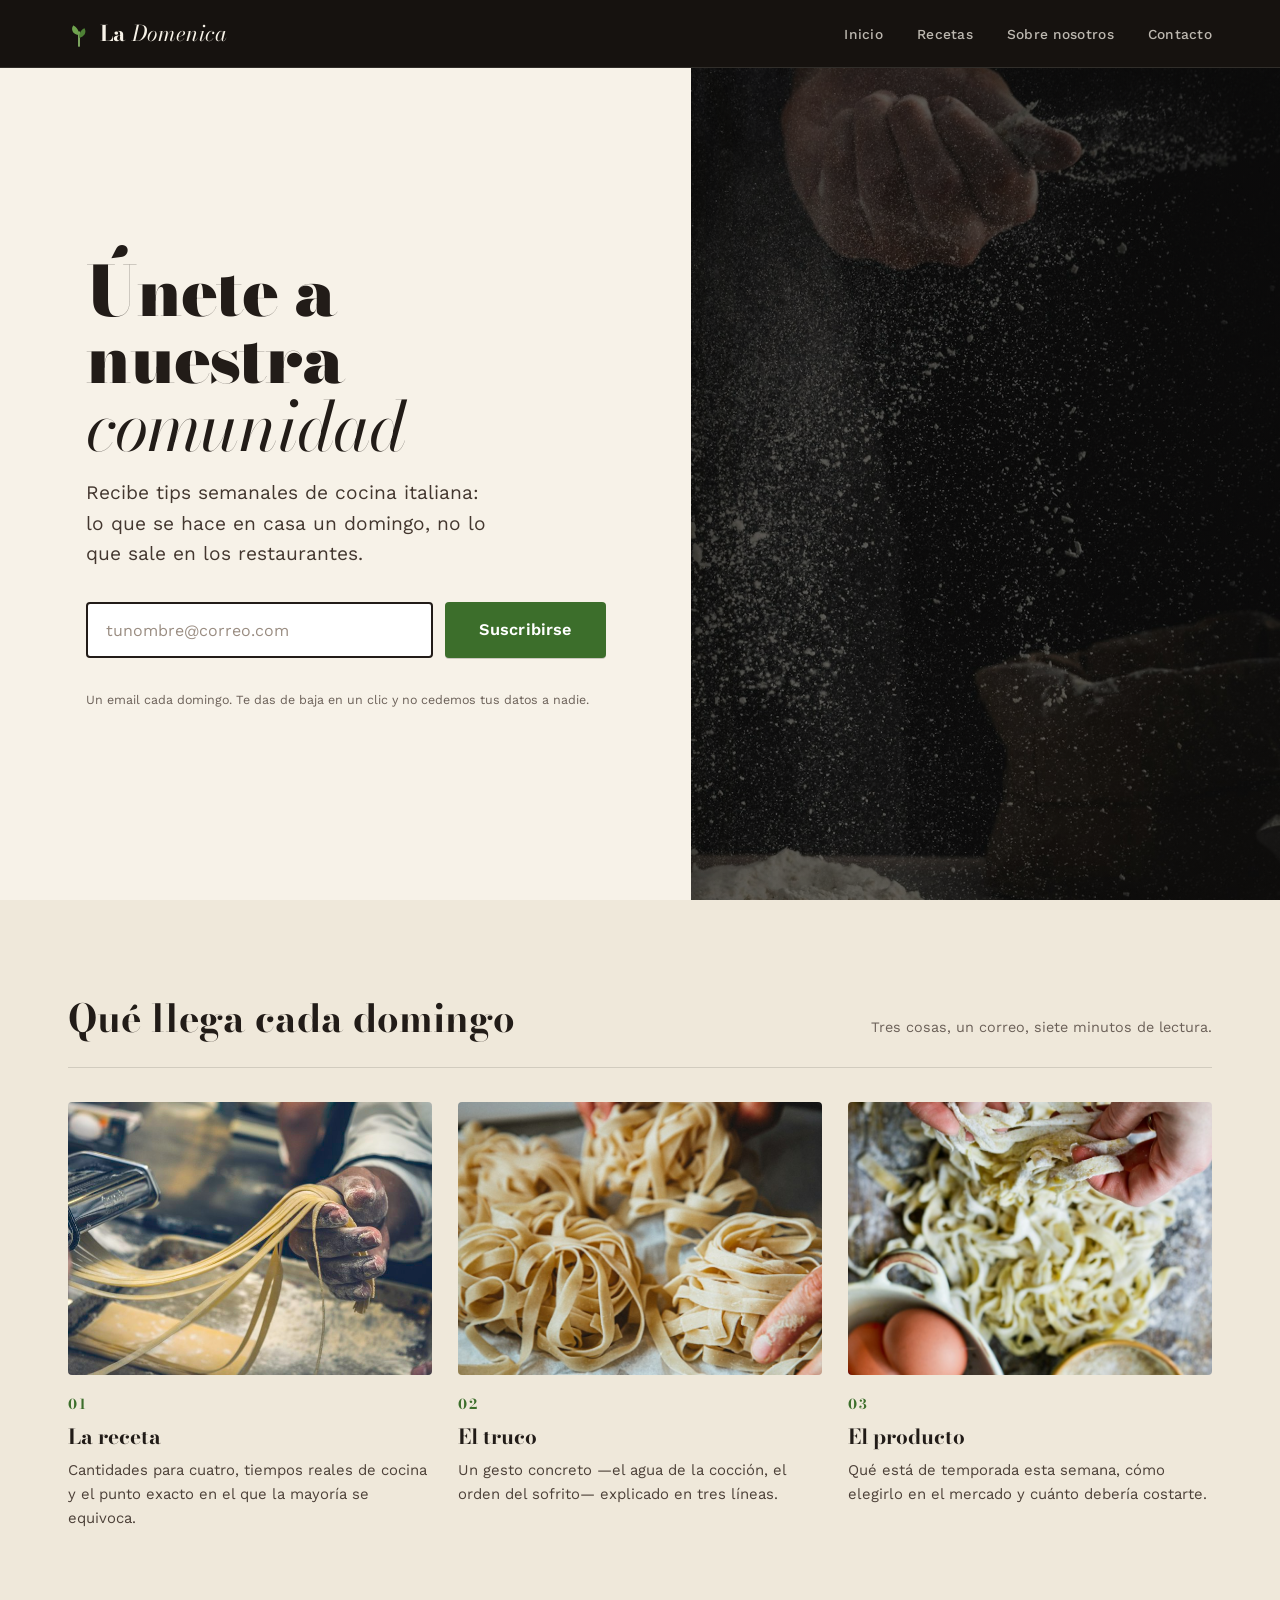
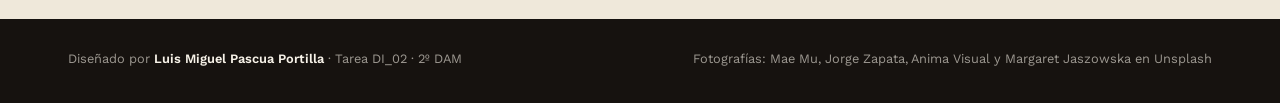
<file: evolucion/version-1.html>
<!doctype html>
<html lang="es">
<head>
<meta charset="utf-8">
<meta name="viewport" content="width=device-width, initial-scale=1">
<title>La Domenica — Newsletter de cocina italiana</title>
<link rel="preconnect" href="https://fonts.googleapis.com">
<link rel="preconnect" href="https://fonts.gstatic.com" crossorigin>
<link href="https://fonts.googleapis.com/css2?family=Bodoni+Moda:ital,opsz,wght@0,6..96,400;0,6..96,700;0,6..96,900;1,6..96,400&family=Work+Sans:wght@400;500;600&display=swap" rel="stylesheet">
<style>
/* =========================================================
   GUIA DE ESTILO  (Unidad 01, punto 5)
   ========================================================= */
:root{
  /* --- color: un unico acento, el verde --- */
  --noche:    #16120F;   /* barra de navegacion y pie */
  --noche-2:  #241D18;
  --crema:    #F7F2E8;   /* panel de contenido */
  --crema-2:  #EFE8DA;
  --tinta:    #221C18;   /* texto principal */
  --gris:     #6B6058;   /* texto legal — 5.13:1 sobre crema, AA */
  --oliva:    #3C6E2B;   /* ACENTO UNICO: el CTA — 6.08:1 con blanco, AA */
  --oliva-h:  #2E5620;
  --alerta:   #A3231B;   /* solo errores */
  --linea:    rgba(34,28,24,.14);

  /* --- tipografia: 2 familias, ni una mas --- */
  --display: "Bodoni Moda", Georgia, serif;
  --texto:   "Work Sans", system-ui, sans-serif;

  --barra-h: 68px;
}

*,*::before,*::after{box-sizing:border-box}
body{margin:0}
img{display:block;max-width:100%}
button,input{font:inherit;color:inherit}

/* =========================================================
   FONDO DEL BODY: la fotografia (Gestalt — figura/fondo)
   ========================================================= */
body{
  font-family:var(--texto);
  font-size:16px;
  line-height:1.6;
  color:var(--tinta);
  background:
    linear-gradient(rgba(10,8,6,.55), rgba(10,8,6,.55)),
    url("../img/fondo-harina.jpg") center/cover fixed no-repeat,
    #16120F;
  -webkit-font-smoothing:antialiased;
}

.contenedor{
  width:100%;
  max-width:1240px;
  margin-inline:auto;
  padding-inline:clamp(20px,4vw,48px);
}

/* =========================================================
   1. BARRA  — banda oscura solida, separada del resto
   ========================================================= */
.barra{
  position:sticky;
  top:0;
  z-index:30;
  height:var(--barra-h);
  background:var(--noche);
  border-bottom:1px solid rgba(247,242,232,.12);
}
.barra__fila{
  height:100%;
  display:flex;
  align-items:center;
  justify-content:space-between;   /* Z: logo izquierda ←→ menu derecha */
  gap:20px;
}
/* --- Z punto 1 --- */
.logo{display:flex;align-items:center;gap:10px;text-decoration:none}
.logo__icono{flex:none}
.logo__texto{
  font-family:var(--display);
  font-size:1.35rem;
  font-weight:700;
  letter-spacing:.015em;
  color:#F7F2E8;
  line-height:1;
}
.logo__texto i{font-style:italic;font-weight:400}
/* --- Z punto 2 --- */
.menu{display:none}
@media (min-width:800px){
  .menu{display:flex;gap:34px;list-style:none;margin:0;padding:0}
  .menu a{
    color:rgba(247,242,232,.74);
    text-decoration:none;
    font-size:.86rem;
    font-weight:500;
    letter-spacing:.02em;
    padding:4px 0;
    border-bottom:1.5px solid transparent;
    transition:color .18s,border-color .18s;
  }
  .menu a:hover,.menu a:focus-visible{color:#F7F2E8;border-bottom-color:var(--oliva)}
}

/* =========================================================
   2. HERO  — panel crema a la izquierda, foto a la derecha
   ========================================================= */
.hero{
  display:grid;
  min-height:calc(100svh - var(--barra-h));
}
@media (min-width:900px){
  .hero{grid-template-columns:minmax(0,54fr) minmax(0,46fr)}
}
.panel{
  background:var(--crema);
  display:flex;
  flex-direction:column;
  justify-content:center;
  padding:clamp(36px,6vw,80px) clamp(24px,5vw,72px);
}
@media (min-width:900px){
  /* el panel se come un poco de la foto: capas, no mosaico */
  .panel{box-shadow:28px 0 60px rgba(10,8,6,.35)}
}
.panel__dentro{max-width:520px;margin-inline:auto;width:100%}

/* --- jerarquia textual: 1 titulo, 2 subtitulo, 3 cuerpo --- */
h1{
  font-family:var(--display);
  font-weight:900;
  font-size:clamp(2.6rem,5.6vw,4.3rem);
  line-height:.98;
  letter-spacing:-.015em;
  margin:0 0 18px;
  text-wrap:balance;
}
h1 i{font-weight:400;font-style:italic}
.sub{
  font-size:clamp(1.05rem,1.5vw,1.22rem);
  color:#43372F;
  margin:0 0 32px;
  max-width:34ch;
}

/* --- formulario: proximidad (campo + boton juntos) --- */
.form{margin:0}
.form__fila{display:grid;gap:12px}
@media (min-width:560px){.form__fila{grid-template-columns:1fr auto}}
.oculto{position:absolute;width:1px;height:1px;overflow:hidden;clip-path:inset(50%);white-space:nowrap}

.campo{
  width:100%;
  height:56px;
  padding:0 18px;
  background:#fff;
  border:2px solid var(--tinta);        /* requisito: borde oscuro */
  border-radius:4px;
  transition:border-color .16s,box-shadow .16s;
}
.campo::placeholder{color:#9A8D82}
.campo:focus-visible{
  outline:none;
  border-color:var(--oliva);
  box-shadow:0 0 0 4px rgba(60,110,43,.22);
}
.campo[aria-invalid="true"]{border-color:var(--alerta)}

/* --- Z punto 4: el CTA, el unico elemento de color --- */
.cta{
  height:56px;
  padding:0 34px;
  background:var(--oliva);
  color:#fff;
  font-weight:600;
  font-size:1.02rem;
  letter-spacing:.01em;
  border:none;
  border-radius:4px;
  cursor:pointer;
  white-space:nowrap;
  transition:background .18s,transform .12s,box-shadow .18s;
  box-shadow:0 1px 0 rgba(0,0,0,.18);
}
.cta:hover:not(:disabled){
  background:var(--oliva-h);
  transform:translateY(-2px);
  box-shadow:0 6px 16px rgba(60,110,43,.34);
}
.cta:active:not(:disabled){transform:translateY(0);box-shadow:none}
.cta:focus-visible{outline:3px solid var(--tinta);outline-offset:3px}
.cta:disabled{background:#8E8C7F;cursor:progress;transform:none;box-shadow:none}

.aviso{
  display:flex;align-items:flex-start;gap:7px;
  font-size:.875rem;margin:10px 0 0;min-height:1.3em;
}
.aviso:empty{margin:0}
.aviso--mal{color:var(--alerta)}
.aviso--bien{color:var(--oliva)}
.aviso svg{flex:none;margin-top:3px}

.legal{font-size:.78rem;color:var(--gris);margin:14px 0 0}

/* --- lado derecho: solo la foto del body --- */
.hero__foto{min-height:38vh}
@media (min-width:900px){.hero__foto{min-height:0}}

/* =========================================================
   3. QUE RECIBES — banda crema, corta el fondo limpiamente
   ========================================================= */
.recibes{
  background:var(--crema-2);
  padding-block:clamp(56px,7vw,88px);
  position:relative;
  z-index:2;
}
.recibes__cabeza{
  display:flex;flex-wrap:wrap;align-items:baseline;
  justify-content:space-between;gap:10px 24px;
  padding-bottom:18px;margin-bottom:34px;
  border-bottom:1px solid var(--linea);
}
.recibes h2{
  font-family:var(--display);
  font-size:clamp(1.7rem,3vw,2.4rem);
  font-weight:700;margin:0;
}
.recibes__nota{margin:0;color:var(--gris);font-size:.9rem}

.lista{display:grid;gap:26px;list-style:none;margin:0;padding:0}
@media (min-width:760px){.lista{grid-template-columns:repeat(3,1fr)}}
.item figure{margin:0 0 16px;overflow:hidden;border-radius:4px}
.item img{aspect-ratio:4/3;object-fit:cover;width:100%;transition:transform .5s ease}
.item:hover img{transform:scale(1.04)}
.item__orden{
  font-family:var(--display);font-size:.86rem;font-weight:700;
  color:var(--oliva);letter-spacing:.14em;
}
.item h3{font-family:var(--display);font-size:1.3rem;font-weight:700;margin:3px 0 6px}
.item p{margin:0;font-size:.93rem;color:#4C4038}

/* =========================================================
   4. PIE — banda oscura, cierra simetrico con la barra
   ========================================================= */
.pie{
  position:relative;z-index:2;
  background:var(--noche);
  color:rgba(247,242,232,.6);
  font-size:.8rem;
  padding-block:30px 34px;
}
.pie__fila{display:flex;flex-wrap:wrap;gap:8px 32px;justify-content:space-between}
.pie p{margin:0}
.pie b{color:#F7F2E8;font-weight:600}

/* =========================================================
   5. MODAL
   ========================================================= */
.velo{position:fixed;inset:0;z-index:60;background:rgba(10,8,6,.72);display:grid;place-items:center;padding:20px}
.velo[hidden]{display:none}
.modal{
  background:var(--crema);width:100%;max-width:420px;
  padding:40px 34px 30px;text-align:center;position:relative;
  border-radius:4px;
  animation:entra .3s cubic-bezier(.16,.84,.26,1);
}
@keyframes entra{from{opacity:0;transform:translateY(16px)}}
@media (prefers-reduced-motion:reduce){.modal{animation:none}}
.modal__x{
  position:absolute;top:10px;right:12px;width:36px;height:36px;
  background:none;border:none;font-size:1.6rem;line-height:1;
  color:var(--gris);cursor:pointer;border-radius:4px;
}
.modal__x:hover{background:var(--crema-2);color:var(--tinta)}
.modal__x:focus-visible{outline:3px solid var(--oliva);outline-offset:1px}
.modal__marca{width:54px;height:54px;border-radius:50%;background:#E2EBDC;display:grid;place-items:center;margin:0 auto 18px}
.modal h2{font-family:var(--display);font-size:1.75rem;font-weight:700;margin:0 0 10px}
.modal p{margin:0;color:#4C4038;font-size:.95rem}
.modal__ok{
  width:100%;height:50px;margin-top:26px;
  background:none;border:2px solid var(--tinta);border-radius:4px;
  font-weight:600;cursor:pointer;transition:background .18s,color .18s;
}
.modal__ok:hover{background:var(--tinta);color:var(--crema)}
.modal__ok:focus-visible{outline:3px solid var(--oliva);outline-offset:2px}
</style>
</head>
<body>

<!-- ============ BARRA (Z: 1 izquierda · 2 derecha) ============ -->
<header class="barra">
  <div class="contenedor barra__fila">
    <a class="logo" href="#">
      <svg class="logo__icono" width="22" height="26" viewBox="0 0 22 26" aria-hidden="true">
        <path d="M11 25V11" stroke="#8FBF6E" stroke-width="1.7" stroke-linecap="round"/>
        <path d="M11 14S6 13.6 4.6 10.2C3.2 6.8 5.3 4.6 5.3 4.6S11 6.6 11 14Z" fill="#6FA34E"/>
        <path d="M11 17s4.7-1 6-4.4c1.3-3.4-.7-5.4-.7-5.4S11 9.2 11 17Z" fill="#4E8135"/>
      </svg>
      <span class="logo__texto">La <i>Domenica</i></span>
    </a>
    <nav aria-label="Navegación principal">
      <ul class="menu">
        <li><a href="#">Inicio</a></li>
        <li><a href="#recibes">Recetas</a></li>
        <li><a href="#">Sobre nosotros</a></li>
        <li><a href="#">Contacto</a></li>
      </ul>
    </nav>
  </div>
</header>

<main>
<!-- ============ HERO ============ -->
<section class="hero">

  <!-- Z: 3 abajo-izquierda -->
  <div class="panel">
    <div class="panel__dentro">
      <h1>Únete a nuestra <i>comunidad</i></h1>
      <p class="sub">Recibe tips semanales de cocina italiana: lo que se hace en casa un domingo, no lo que sale en los restaurantes.</p>

      <form class="form" id="form" novalidate>
        <div class="form__fila">
          <div>
            <label class="oculto" for="email">Tu correo electrónico</label>
            <input class="campo" id="email" name="email" type="email"
                   placeholder="tunombre@correo.com" autocomplete="email"
                   required aria-describedby="legal">
          </div>
          <!-- Z: 4, el final del recorrido -->
          <button class="cta" type="submit" id="boton">Suscribirse</button>
        </div>

        <p class="aviso" id="aviso" role="status" aria-live="polite"></p>

        <p class="legal" id="legal">
          Un email cada domingo. Te das de baja en un clic y no cedemos tus datos a nadie.
        </p>
      </form>
    </div>
  </div>

  <!-- lado derecho: se ve la fotografia del body -->
  <div class="hero__foto" aria-hidden="true"></div>
</section>

<!-- ============ QUE RECIBES ============ -->
<section class="recibes" id="recibes">
  <div class="contenedor">
    <div class="recibes__cabeza">
      <h2>Qué llega cada domingo</h2>
      <p class="recibes__nota">Tres cosas, un correo, siete minutos de lectura.</p>
    </div>

    <ul class="lista">
      <li class="item">
        <figure><img src="../img/receta.jpg" alt="Manos pasando una lámina de masa por la máquina de pasta" loading="lazy"></figure>
        <span class="item__orden">01</span>
        <h3>La receta</h3>
        <p>Cantidades para cuatro, tiempos reales de cocina y el punto exacto en el que la mayoría se equivoca.</p>
      </li>
      <li class="item">
        <figure><img src="../img/truco.jpg" alt="Nidos de tagliatelle fresco recién cortados sobre papel" loading="lazy"></figure>
        <span class="item__orden">02</span>
        <h3>El truco</h3>
        <p>Un gesto concreto —el agua de la cocción, el orden del sofrito— explicado en tres líneas.</p>
      </li>
      <li class="item">
        <figure><img src="../img/producto.jpg" alt="Manos amasando pasta junto a un cuenco de huevos y harina" loading="lazy"></figure>
        <span class="item__orden">03</span>
        <h3>El producto</h3>
        <p>Qué está de temporada esta semana, cómo elegirlo en el mercado y cuánto debería costarte.</p>
      </li>
    </ul>
  </div>
</section>
</main>

<!-- ============ PIE ============ -->
<footer class="pie">
  <div class="contenedor pie__fila">
    <p>Diseñado por <b>Luis Miguel Pascua Portilla</b> · Tarea DI_02 · 2º DAM</p>
    <p>Fotografías: Mae&nbsp;Mu, Jorge&nbsp;Zapata, Anima&nbsp;Visual y Margaret&nbsp;Jaszowska en Unsplash</p>
  </div>
</footer>

<!-- ============ MODAL ============ -->
<div class="velo" id="velo" hidden>
  <div class="modal" role="dialog" aria-modal="true" aria-labelledby="mt" id="modal">
    <button class="modal__x" id="x" aria-label="Cerrar">&times;</button>
    <div class="modal__marca" aria-hidden="true">
      <svg width="26" height="26" viewBox="0 0 26 26">
        <path d="M6.5 13.5L10.8 17.8L19.5 8.2" fill="none" stroke="#3C6E2B" stroke-width="2.6" stroke-linecap="round" stroke-linejoin="round"/>
      </svg>
    </div>
    <h2 id="mt">Ya estás dentro</h2>
    <p>El próximo domingo por la mañana recibes el primero en <b id="modal-email">tu correo</b>.</p>
    <button class="modal__ok" id="ok">Perfecto</button>
  </div>
</div>

<script>
const form  = document.getElementById('form');
const email = document.getElementById('email');
const boton = document.getElementById('boton');
const aviso = document.getElementById('aviso');
const velo  = document.getElementById('velo');
const modal = document.getElementById('modal');

const ICONO = '<svg width="14" height="14" viewBox="0 0 16 16" aria-hidden="true">'
 + '<path d="M8 1.6 15 14H1L8 1.6Z" fill="none" stroke="currentColor" stroke-width="1.6" stroke-linejoin="round"/>'
 + '<path d="M8 6.2v3.1M8 11.4h.01" stroke="currentColor" stroke-width="1.7" stroke-linecap="round"/></svg>';

function revisar(v){
  v = v.trim();
  if (v === '')               return 'Escribe tu email para suscribirte.';
  if (/\s/.test(v))           return 'El email no puede llevar espacios.';
  if (!v.includes('@'))       return 'Falta la @ en el email.';
  const [antes, despues] = v.split('@');
  if (!antes)                 return 'Falta el nombre antes de la @.';
  if (!despues.includes('.')) return 'Falta el punto del dominio, por ejemplo .com';
  if (despues.split('.').pop().length < 2) return 'Revisa lo que va después del último punto.';
  return null;
}
function mal(t){
  aviso.className = 'aviso aviso--mal';
  aviso.innerHTML = ICONO + '<span>' + t + '</span>';
  email.setAttribute('aria-invalid','true');
}
function limpio(){
  aviso.className = 'aviso';
  aviso.textContent = '';
  email.removeAttribute('aria-invalid');
}

email.addEventListener('input', limpio);
email.addEventListener('blur', () => {
  if (!email.value.trim()) return;
  const f = revisar(email.value);
  if (f) mal(f);
});

form.addEventListener('submit', e => {
  e.preventDefault();
  const f = revisar(email.value);
  if (f){ mal(f); email.focus(); return; }

  limpio();
  boton.disabled = true;
  boton.textContent = 'Enviando…';
  aviso.className = 'aviso aviso--bien';
  aviso.textContent = 'Comprobando tu email…';

  setTimeout(() => {
    boton.disabled = false;
    boton.textContent = 'Suscribirse';
    limpio();
    abrir(email.value.trim());
    form.reset();
  }, 1100);
});

let foco = null;
function abrir(v){
  document.getElementById('modal-email').textContent = v;
  foco = document.activeElement;
  velo.hidden = false;
  document.body.style.overflow = 'hidden';
  document.getElementById('ok').focus();
}
function cerrar(){
  velo.hidden = true;
  document.body.style.overflow = '';
  if (foco) foco.focus();
}
document.getElementById('ok').addEventListener('click', cerrar);
document.getElementById('x').addEventListener('click', cerrar);
velo.addEventListener('click', e => { if (e.target === velo) cerrar(); });

document.addEventListener('keydown', e => {
  if (velo.hidden) return;
  if (e.key === 'Escape'){ cerrar(); return; }
  if (e.key === 'Tab'){
    const b = modal.querySelectorAll('button');
    const pri = b[0], ult = b[b.length - 1];
    if (e.shiftKey && document.activeElement === pri){ e.preventDefault(); ult.focus(); }
    else if (!e.shiftKey && document.activeElement === ult){ e.preventDefault(); pri.focus(); }
  }
});
</script>
</body>
</html>
</file>
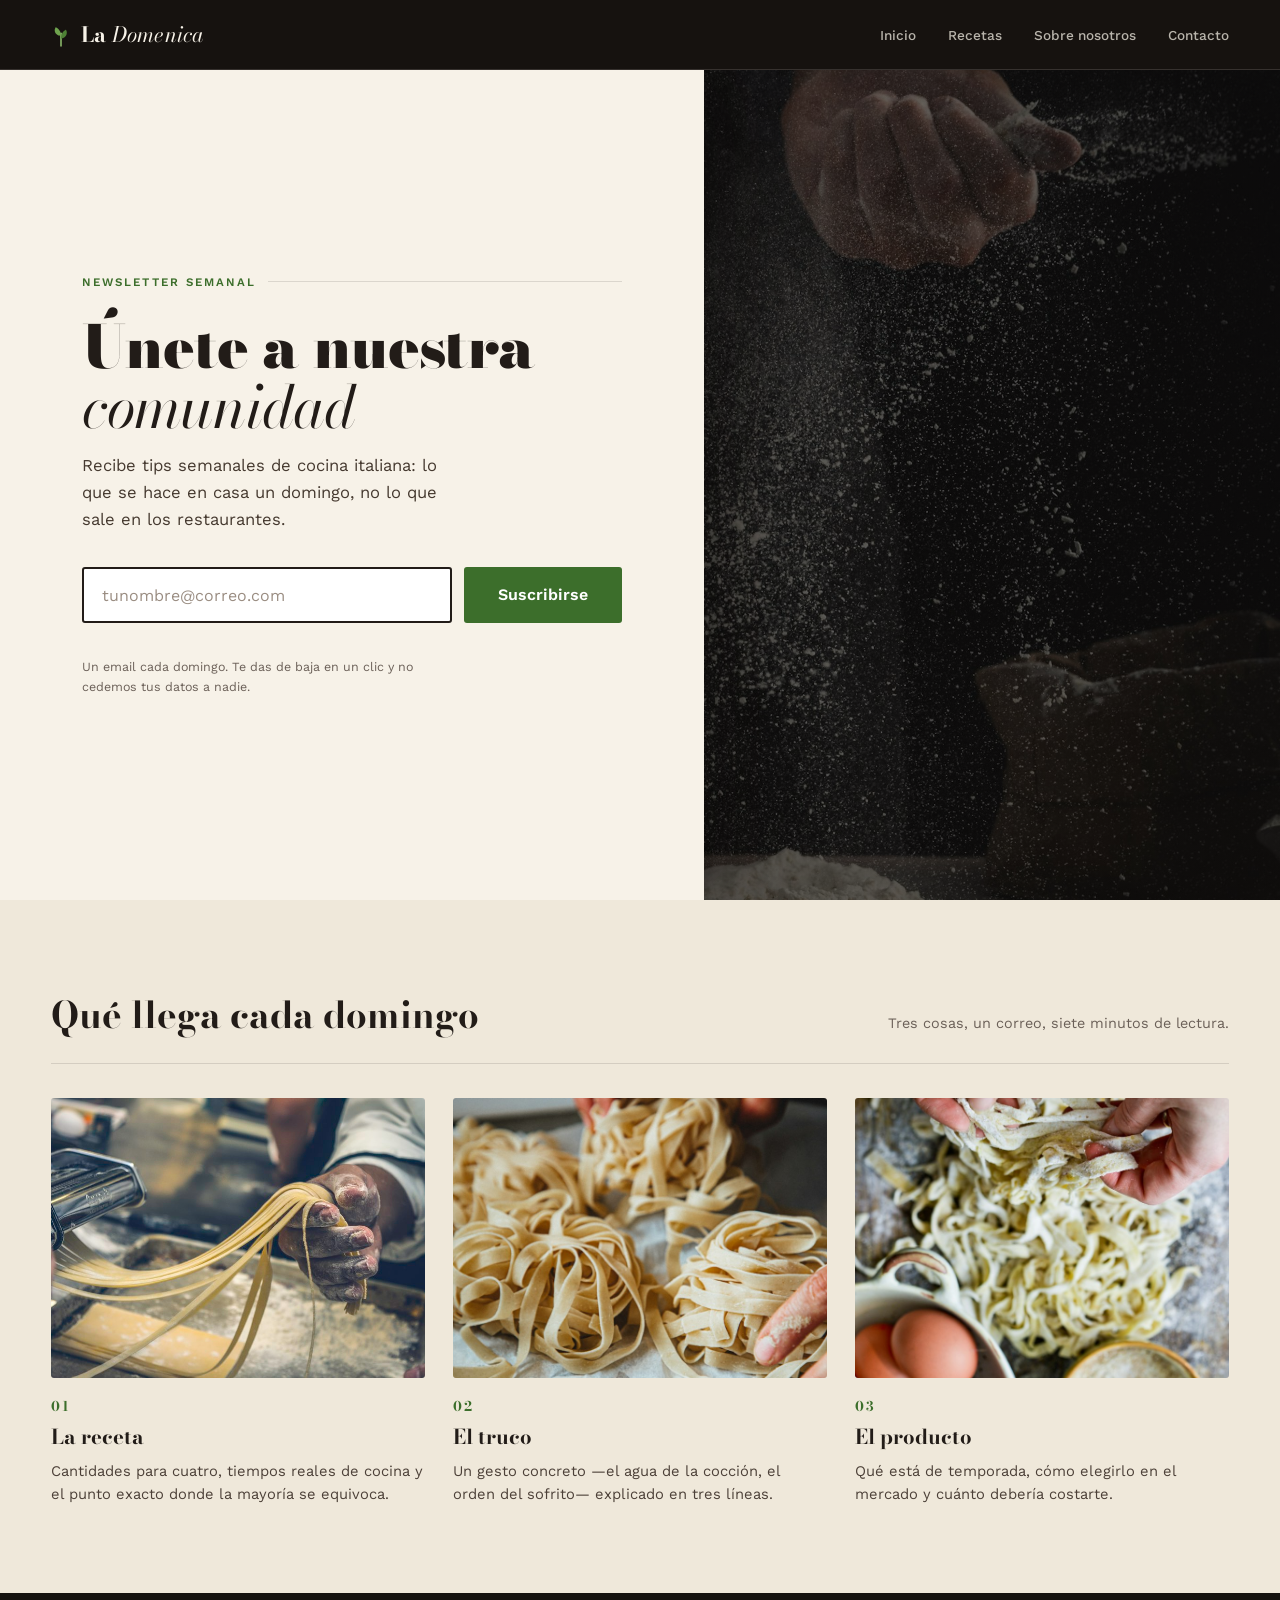
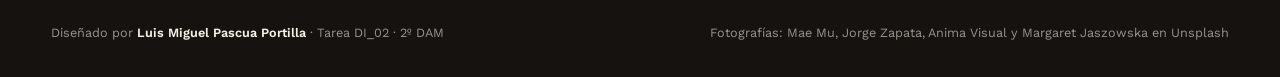
<file: evolucion/version-2.html>
<!doctype html>
<html lang="es">
<head>
<meta charset="utf-8">
<meta name="viewport" content="width=device-width, initial-scale=1">
<title>A · Editorial dividido — La Domenica</title>
<link rel="preconnect" href="https://fonts.googleapis.com">
<link rel="preconnect" href="https://fonts.gstatic.com" crossorigin>
<link href="https://fonts.googleapis.com/css2?family=Bodoni+Moda:ital,opsz,wght@0,6..96,400;0,6..96,700;0,6..96,900;1,6..96,400;1,6..96,700&family=Work+Sans:wght@400;500;600&display=swap" rel="stylesheet">
<style>
:root{
  --noche:#16120F; --crema:#F7F2E8; --crema-2:#EFE8DA;
  --tinta:#221C18; --gris:#6B6058;
  --oliva:#3C6E2B; --oliva-h:#2E5620; --alerta:#A3231B;
  --linea:rgba(34,28,24,.13);
  --display:"Bodoni Moda",Georgia,serif;
  --texto:"Work Sans",system-ui,sans-serif;
  --barra:70px;
}
*,*::before,*::after{box-sizing:border-box}
body{margin:0}
img{display:block;max-width:100%}
button,input{font:inherit;color:inherit}

body{
  font-family:var(--texto);font-size:16px;line-height:1.6;color:var(--tinta);
  background:linear-gradient(rgba(12,9,7,.5),rgba(12,9,7,.68)),
             url("../img/fondo-harina.jpg") center/cover fixed no-repeat, var(--noche);
  -webkit-font-smoothing:antialiased;
}
.caja{width:100%;max-width:1280px;margin-inline:auto;padding-inline:clamp(20px,4vw,52px)}

/* ---------- 1. BARRA ---------- */
.barra{position:sticky;top:0;z-index:30;height:var(--barra);background:var(--noche);
  border-bottom:1px solid rgba(247,242,232,.14)}
.barra__fila{height:100%;display:flex;align-items:center;justify-content:space-between;gap:20px}
.logo{display:flex;align-items:center;gap:10px;text-decoration:none}
.logo__t{font-family:var(--display);font-size:1.32rem;font-weight:700;color:#F7F2E8;line-height:1;letter-spacing:.01em}
.logo__t i{font-weight:400}
.menu{display:none}
@media(min-width:820px){
  .menu{display:flex;gap:32px;list-style:none;margin:0;padding:0}
  .menu a{color:rgba(247,242,232,.72);text-decoration:none;font-size:.85rem;font-weight:500;
    padding:5px 0;border-bottom:1.5px solid transparent;transition:.18s}
  .menu a:hover,.menu a:focus-visible{color:#F7F2E8;border-bottom-color:var(--oliva)}
}

/* ---------- 2. HERO ---------- */
.hero{display:grid;min-height:calc(100svh - var(--barra))}
@media(min-width:900px){.hero{grid-template-columns:minmax(0,55fr) minmax(0,45fr)}}
.panel{background:var(--crema);display:flex;flex-direction:column;justify-content:center;
  padding:clamp(40px,6vw,76px) clamp(24px,5vw,68px)}
@media(min-width:900px){.panel{box-shadow:30px 0 70px rgba(10,8,6,.4)}}
.panel__in{max-width:540px;margin-inline:auto;width:100%}

.sello{display:flex;align-items:center;gap:12px;margin:0 0 26px;
  font-size:.72rem;font-weight:600;letter-spacing:.18em;text-transform:uppercase;color:var(--oliva)}
.sello::after{content:"";flex:1;height:1px;background:var(--linea)}

h1{font-family:var(--display);font-weight:900;
  font-size:clamp(2.5rem,4.6vw,3.7rem);line-height:1.02;letter-spacing:-.018em;margin:0 0 16px}
h1 i{font-weight:400}
.sub{font-size:clamp(1rem,1.3vw,1.14rem);color:#45392F;margin:0 0 34px;max-width:36ch}

.form{margin:0}
.fila{display:grid;gap:12px}
@media(min-width:560px){.fila{grid-template-columns:1fr auto}}
.sr{position:absolute;width:1px;height:1px;overflow:hidden;clip-path:inset(50%);white-space:nowrap}
.campo{width:100%;height:56px;padding:0 18px;background:#fff;border:2px solid var(--tinta);
  border-radius:3px;transition:.16s}
.campo::placeholder{color:#9A8D82}
.campo:focus-visible{outline:none;border-color:var(--oliva);box-shadow:0 0 0 4px rgba(60,110,43,.22)}
.campo[aria-invalid="true"]{border-color:var(--alerta)}
.cta{height:56px;padding:0 34px;background:var(--oliva);color:#fff;font-weight:600;font-size:1rem;
  border:none;border-radius:3px;cursor:pointer;white-space:nowrap;transition:.18s}
.cta:hover:not(:disabled){background:var(--oliva-h);transform:translateY(-2px);box-shadow:0 6px 18px rgba(60,110,43,.34)}
.cta:active:not(:disabled){transform:none;box-shadow:none}
.cta:focus-visible{outline:3px solid var(--tinta);outline-offset:3px}
.cta:disabled{background:#8E8C7F;cursor:progress;transform:none;box-shadow:none}

.aviso{display:flex;align-items:flex-start;gap:7px;font-size:.87rem;margin:10px 0 0;min-height:1.3em}
.aviso:empty{margin:0}
.aviso--mal{color:var(--alerta)}
.aviso--bien{color:var(--oliva)}
.aviso svg{flex:none;margin-top:3px}
.legal{font-size:.78rem;color:var(--gris);margin:16px 0 0;max-width:46ch}

.foto{min-height:36vh}
@media(min-width:900px){.foto{min-height:0}}

/* ---------- 3. QUE RECIBES ---------- */
.recibes{background:var(--crema-2);padding-block:clamp(56px,7vw,86px);position:relative;z-index:2}
.cab{display:flex;flex-wrap:wrap;align-items:baseline;justify-content:space-between;gap:8px 24px;
  padding-bottom:18px;margin-bottom:34px;border-bottom:1px solid var(--linea)}
.recibes h2{font-family:var(--display);font-size:clamp(1.7rem,3vw,2.3rem);font-weight:700;margin:0}
.cab p{margin:0;color:var(--gris);font-size:.9rem}
.lista{display:grid;gap:28px;list-style:none;margin:0;padding:0}
@media(min-width:760px){.lista{grid-template-columns:repeat(3,1fr)}}
.item figure{margin:0 0 15px;overflow:hidden;border-radius:3px}
.item img{aspect-ratio:4/3;object-fit:cover;width:100%;transition:transform .55s ease}
.item:hover img{transform:scale(1.04)}
.item .n{font-family:var(--display);font-size:.84rem;font-weight:700;color:var(--oliva);letter-spacing:.16em}
.item h3{font-family:var(--display);font-size:1.28rem;font-weight:700;margin:2px 0 6px}
.item p{margin:0;font-size:.92rem;color:#4C4038}

/* ---------- 4. PIE ---------- */
.pie{position:relative;z-index:2;background:var(--noche);color:rgba(247,242,232,.58);
  font-size:.79rem;padding-block:30px 34px}
.pie__fila{display:flex;flex-wrap:wrap;gap:8px 32px;justify-content:space-between}
.pie p{margin:0}
.pie b{color:#F7F2E8;font-weight:600}

/* ---------- 5. MODAL ---------- */
.velo{position:fixed;inset:0;z-index:60;background:rgba(10,8,6,.74);display:grid;place-items:center;padding:20px}
.velo[hidden]{display:none}
.modal{background:var(--crema);width:100%;max-width:420px;padding:40px 34px 30px;text-align:center;
  position:relative;border-radius:3px;animation:e .3s cubic-bezier(.16,.84,.26,1)}
@keyframes e{from{opacity:0;transform:translateY(16px)}}
@media(prefers-reduced-motion:reduce){.modal{animation:none}}
.mx{position:absolute;top:10px;right:12px;width:36px;height:36px;background:none;border:none;
  font-size:1.6rem;line-height:1;color:var(--gris);cursor:pointer;border-radius:3px}
.mx:hover{background:var(--crema-2);color:var(--tinta)}
.mx:focus-visible{outline:3px solid var(--oliva);outline-offset:1px}
.mi{width:54px;height:54px;border-radius:50%;background:#E2EBDC;display:grid;place-items:center;margin:0 auto 18px}
.modal h2{font-family:var(--display);font-size:1.7rem;font-weight:700;margin:0 0 10px}
.modal p{margin:0;color:#4C4038;font-size:.94rem}
.mok{width:100%;height:50px;margin-top:26px;background:none;border:2px solid var(--tinta);
  border-radius:3px;font-weight:600;cursor:pointer;transition:.18s}
.mok:hover{background:var(--tinta);color:var(--crema)}
.mok:focus-visible{outline:3px solid var(--oliva);outline-offset:2px}
</style>
</head>
<body>

<header class="barra">
  <div class="caja barra__fila">
    <a class="logo" href="#">
      <svg width="20" height="24" viewBox="0 0 22 26" aria-hidden="true">
        <path d="M11 25V11" stroke="#8FBF6E" stroke-width="1.7" stroke-linecap="round"/>
        <path d="M11 14S6 13.6 4.6 10.2C3.2 6.8 5.3 4.6 5.3 4.6S11 6.6 11 14Z" fill="#6FA34E"/>
        <path d="M11 17s4.7-1 6-4.4c1.3-3.4-.7-5.4-.7-5.4S11 9.2 11 17Z" fill="#4E8135"/>
      </svg>
      <span class="logo__t">La <i>Domenica</i></span>
    </a>
    <nav aria-label="Navegación principal">
      <ul class="menu">
        <li><a href="#">Inicio</a></li><li><a href="#recibes">Recetas</a></li>
        <li><a href="#">Sobre nosotros</a></li><li><a href="#">Contacto</a></li>
      </ul>
    </nav>
  </div>
</header>

<main>
<section class="hero">
  <div class="panel"><div class="panel__in">
    <p class="sello">Newsletter semanal</p>
    <h1>Únete a nuestra <i>comunidad</i></h1>
    <p class="sub">Recibe tips semanales de cocina italiana: lo que se hace en casa un domingo, no lo que sale en los restaurantes.</p>

    <form class="form" id="form" novalidate>
      <div class="fila">
        <div>
          <label class="sr" for="email">Tu correo electrónico</label>
          <input class="campo" id="email" type="email" placeholder="tunombre@correo.com"
                 autocomplete="email" required aria-describedby="legal">
        </div>
        <button class="cta" type="submit" id="boton">Suscribirse</button>
      </div>
      <p class="aviso" id="aviso" role="status" aria-live="polite"></p>
      <p class="legal" id="legal">Un email cada domingo. Te das de baja en un clic y no cedemos tus datos a nadie.</p>
    </form>
  </div></div>
  <div class="foto" aria-hidden="true"></div>
</section>

<section class="recibes" id="recibes">
  <div class="caja">
    <div class="cab">
      <h2>Qué llega cada domingo</h2>
      <p>Tres cosas, un correo, siete minutos de lectura.</p>
    </div>
    <ul class="lista">
      <li class="item">
        <figure><img src="../img/receta.jpg" alt="Manos pasando una lámina de masa por la máquina de pasta" loading="lazy"></figure>
        <span class="n">01</span><h3>La receta</h3>
        <p>Cantidades para cuatro, tiempos reales de cocina y el punto exacto donde la mayoría se equivoca.</p>
      </li>
      <li class="item">
        <figure><img src="../img/truco.jpg" alt="Nidos de tagliatelle fresco recién cortados" loading="lazy"></figure>
        <span class="n">02</span><h3>El truco</h3>
        <p>Un gesto concreto —el agua de la cocción, el orden del sofrito— explicado en tres líneas.</p>
      </li>
      <li class="item">
        <figure><img src="../img/producto.jpg" alt="Manos amasando junto a un cuenco de huevos y harina" loading="lazy"></figure>
        <span class="n">03</span><h3>El producto</h3>
        <p>Qué está de temporada, cómo elegirlo en el mercado y cuánto debería costarte.</p>
      </li>
    </ul>
  </div>
</section>
</main>

<footer class="pie">
  <div class="caja pie__fila">
    <p>Diseñado por <b>Luis Miguel Pascua Portilla</b> · Tarea DI_02 · 2º DAM</p>
    <p>Fotografías: Mae&nbsp;Mu, Jorge&nbsp;Zapata, Anima&nbsp;Visual y Margaret&nbsp;Jaszowska en Unsplash</p>
  </div>
</footer>

<div class="velo" id="velo" hidden>
  <div class="modal" role="dialog" aria-modal="true" aria-labelledby="mt" id="modal">
    <button class="mx" id="x" aria-label="Cerrar">&times;</button>
    <div class="mi" aria-hidden="true">
      <svg width="26" height="26" viewBox="0 0 26 26"><path d="M6.5 13.5 10.8 17.8 19.5 8.2" fill="none" stroke="#3C6E2B" stroke-width="2.6" stroke-linecap="round" stroke-linejoin="round"/></svg>
    </div>
    <h2 id="mt">Ya estás dentro</h2>
    <p>El próximo domingo por la mañana recibes el primero en <b id="modal-email">tu correo</b>.</p>
    <button class="mok" id="ok">Perfecto</button>
  </div>
</div>

<script src="assets/landing.js"></script>
</body>
</html>
</file>
<file: styles.css>
/* =====================================================================
   LA DOMENICA — styles.css
   Guia de estilo (Unidad 01, punto 5): paleta, tipografia, botones,
   componentes. Una sola familia tipografica (consistencia, Unidad 02 2.1).
   ===================================================================== */

/* ---------- 1. TOKENS ---------- */
:root{
  /* neutros: blanco y gris sin tinte amarillo */
  --fondo:#FFFFFF;
  --fondo-2:#F3F3F2;
  --linea:#E2E2E0;
  --negro:#121212;          /* barra de navegacion */
  --negro-2:#1C1C1C;        /* pie */
  --tinta:#1A1A1A;          /* texto principal */
  --tinta-2:#4A4A4A;        /* texto secundario: 8,9:1 sobre blanco */
  --gris:#5E5E5E;           /* texto legal: 6,5:1 sobre blanco */
  --claro:#FFFFFF;          /* texto sobre foto u oscuro */

  /* accion: un unico color, el verde (Unidad 02, punto 5.2) */
  --verde:#4C9A2A;          /* reposo — texto oscuro 6,1:1 */
  --verde-fuerte:#2E7D1A;   /* hover — texto blanco 5,2:1 */
  --verde-borde:#1E5410;    /* canto inferior del boton (relieve) */
  --verde-texto:#0F1A0A;
  --verde-etiqueta:#2F6B1A; /* texto verde sobre blanco: 6,3:1 */

  /* error: rojo solo para alertas (Unidad 01, punto 4.2) */
  --alerta:#A3231B;
  --alerta-claro:#FFB4A9;

  /* textura de grano para los fondos lisos (SVG, sin peticiones extra) */
  --textura:url("data:image/svg+xml,%3Csvg xmlns='http://www.w3.org/2000/svg' width='180' height='180'%3E%3Cfilter id='n'%3E%3CfeTurbulence type='fractalNoise' baseFrequency='.8' numOctaves='3' stitchTiles='stitch'/%3E%3CfeColorMatrix values='0 0 0 0 0 0 0 0 0 0 0 0 0 0 0 .09 0 0 0 0'/%3E%3C/filter%3E%3Crect width='100%25' height='100%25' filter='url(%23n)'/%3E%3C/svg%3E");

  --fuente:"Plus Jakarta Sans",system-ui,-apple-system,"Segoe UI",sans-serif;
  --radio:6px;
  --ancho:82rem;
  --barra:4.5rem;
}

/* La raiz crece con la pantalla: en monitores 2K todo escala en proporcion */
html{font-size:clamp(16px, .55vw + 9px, 22px);scroll-behavior:smooth}
*,*::before,*::after{box-sizing:border-box}
body{margin:0;font-family:var(--fuente);font-size:1rem;line-height:1.6;color:var(--tinta);
  background:var(--fondo);-webkit-font-smoothing:antialiased}
img{display:block;max-width:100%}
button,input{font:inherit;color:inherit}
a{color:inherit}
.caja{width:100%;max-width:var(--ancho);margin-inline:auto;padding-inline:clamp(1.25rem,4vw,4rem)}
.sr{position:absolute;width:1px;height:1px;overflow:hidden;clip-path:inset(50%);white-space:nowrap}
:focus-visible{outline:3px solid var(--verde);outline-offset:3px}

/* ---------- 2. JERARQUIA TIPOGRAFICA (Unidad 02, punto 5.5) ---------- */
h1,h2,h3{margin:0;font-weight:800;letter-spacing:-.025em;line-height:1.08}
h1{font-size:clamp(2.5rem,3.9vw,5rem)}                      /* nivel 1 */
h2{font-size:clamp(1.4rem,1.7vw,1.95rem);letter-spacing:-.02em} /* nivel 2 */
h3{font-size:1.1rem;font-weight:700;letter-spacing:-.01em}  /* nivel 3 */
.sub{font-size:clamp(1rem,1vw,1.15rem);font-weight:500;line-height:1.55}

/* ---------- 3. BOTONES: affordance (Unidad 02, punto 4.3) ---------- */
.btn{
  display:inline-flex;align-items:center;justify-content:center;gap:.6em;
  height:3.5rem;padding:0 1.9rem;border-radius:var(--radio);
  font-weight:700;font-size:1.05rem;text-decoration:none;white-space:nowrap;
  cursor:pointer;border:none;
  transition:background-color .15s, color .15s, transform .12s, box-shadow .12s;
}
.btn svg{width:1.1em;height:1.1em;flex:none;transition:transform .15s}
.btn--cta{background:var(--verde);color:var(--verde-texto);box-shadow:0 3px 0 var(--verde-borde)}
.btn--cta:hover:not(:disabled){
  background:var(--verde-fuerte);color:var(--claro);
  transform:translateY(-2px);box-shadow:0 5px 0 var(--verde-borde);
}
.btn--cta:hover:not(:disabled) svg{transform:translateX(3px)}
.btn--cta:active:not(:disabled){transform:translateY(3px);box-shadow:0 0 0 var(--verde-borde)}
.btn--cta:disabled{background:#9DA595;color:#23271F;box-shadow:none;cursor:progress;transform:none}
.btn--cta:focus-visible{outline:3px solid var(--claro);outline-offset:2px;box-shadow:0 0 0 7px var(--tinta)}
/* el mismo boton, tamano menor, en la barra (mismo verbo = mismo color) */
.btn--nav{height:2.75rem;padding:0 1.25rem;font-size:.92rem;box-shadow:0 2px 0 var(--verde-borde)}
.btn--nav:hover:not(:disabled){box-shadow:0 3px 0 var(--verde-borde);transform:translateY(-1px)}
/* boton secundario sobre fondo claro */
.btn--borde{height:3rem;padding:0 1.4rem;font-size:.95rem;background:var(--fondo);color:var(--tinta);
  box-shadow:inset 0 0 0 2px var(--tinta)}
.btn--borde:hover{background:var(--tinta);color:var(--claro)}

/* ---------- 4. BARRA DE NAVEGACION ---------- */
.barra{position:sticky;top:0;z-index:40;background:var(--negro);color:var(--claro)}
.barra__fila{height:var(--barra);display:flex;align-items:center;justify-content:space-between;gap:1.5rem}
.logo{display:flex;align-items:center;gap:.65rem;text-decoration:none;color:inherit}
.logo svg{width:2.1rem;height:2.1rem;flex:none}
.logo__txt{font-weight:800;font-size:1.2rem;letter-spacing:.06em;text-transform:uppercase;line-height:1}
.nav{display:flex;align-items:center;gap:2.25rem}
.menu{display:flex;gap:2rem;list-style:none;margin:0;padding:0}
.menu a{position:relative;display:block;text-decoration:none;font-weight:600;font-size:.95rem;
  color:rgba(255,255,255,.78);padding:.5rem 0;transition:color .15s}
/* subrayado que crece desde la izquierda al pasar el raton */
.menu a::after{content:"";position:absolute;left:0;right:0;bottom:.1rem;height:2px;border-radius:2px;
  background:var(--verde);transform:scaleX(0);transform-origin:left;transition:transform .22s ease}
.menu a:hover,.menu a:focus-visible{color:var(--claro)}
.menu a:hover::after,.menu a:focus-visible::after{transform:scaleX(1)}
/* pagina actual: subrayado fijo en blanco (reconocimiento > recuerdo) */
.menu a[aria-current="page"]{color:var(--claro)}
.menu a[aria-current="page"]::after{transform:scaleX(1);background:var(--claro)}
@media (prefers-reduced-motion:reduce){.menu a::after{transition:none}}

.hamburguesa{display:none;background:none;border:2px solid rgba(255,255,255,.55);border-radius:8px;
  width:2.9rem;height:2.9rem;color:var(--claro);cursor:pointer;place-items:center}
.hamburguesa svg{width:1.4rem;height:1.4rem}
@media (max-width:900px){
  .hamburguesa{display:grid}
  .nav{display:none;position:absolute;left:0;right:0;top:var(--barra);background:var(--negro);
    flex-direction:column;align-items:stretch;gap:0;padding:.5rem clamp(1.25rem,4vw,4rem) 1.25rem;
    box-shadow:0 12px 24px rgba(0,0,0,.3)}
  .nav.abierta{display:flex}
  .menu{flex-direction:column;gap:0}
  .menu a{padding:.85rem 0;font-size:1.05rem}
  .menu a::after{bottom:.45rem;right:auto;width:3rem}
  .nav .btn--nav{margin-top:.75rem;height:3.25rem}
}

/* ---------- 5. HERO DE LA LANDING (variante F: foto + columna) ----------
   Patron Z: logo (1) -> boton de la barra (2) -> diagonal por la foto
   hasta abajo-izquierda (3) -> CTA abajo-derecha (4)                    */
.hero{display:grid;min-height:calc(100svh - var(--barra))}
.hero__foto{min-height:42vh;
  background:linear-gradient(0deg,rgba(12,12,12,.18),rgba(12,12,12,.04)),
             url("img/fondo-harina-2560.jpg") center/cover no-repeat, var(--negro)}
/* columna blanca con grano suave para que no se vea plana */
.hero__col{display:flex;background:var(--fondo) var(--textura)}
.hero__col-in{display:flex;flex-direction:column;justify-content:center;gap:2.25rem;width:100%;
  max-width:44rem;padding:clamp(2.5rem,6vw,5rem) clamp(1.25rem,4vw,4rem)}
.hero h1{margin-bottom:1rem}
.hero .sub{margin:0;color:var(--tinta-2);max-width:42ch}
@media (min-width:1000px){
  .hero{grid-template-columns:1.1fr 1fr}
}
/* movil: el formulario tiene que verse sin hacer scroll (diseno centrado en la tarea) */
@media (max-width:999px){
  .hero__foto{min-height:22vh}
  .hero__col-in{gap:1.5rem;padding-block:1.75rem 2.5rem}
  .resaltos{order:3}
}

/* resaltos: tres datos utiles, cada uno con icono + titulo + aclaracion */
.resaltos{display:grid;gap:.6rem;list-style:none;margin:0;padding:0;max-width:30rem}
.resaltos li{display:flex;align-items:center;gap:.9rem;padding:.8rem 1rem;border-radius:var(--radio);
  background:var(--fondo-2);box-shadow:inset 0 0 0 1px var(--linea)}
.resaltos li div{display:flex;flex-wrap:wrap;align-items:baseline;gap:.15rem .6rem}
.resaltos__icono{width:2.4rem;height:2.4rem;border-radius:50%;flex:none;display:grid;place-items:center;
  background:var(--verde);color:var(--verde-texto)}
.resaltos__icono svg{width:1.15rem;height:1.15rem}
.resaltos strong{display:block;font-size:.95rem;font-weight:700;line-height:1.25}
.resaltos li div span{display:block;font-size:.85rem;color:var(--tinta-2);line-height:1.35}

/* ---------- 6. FORMULARIO ---------- */
.form{margin:0}
.form__fila{display:grid;gap:.75rem}
@media (min-width:600px){.form__fila{grid-template-columns:1fr auto}}
.campo{width:100%;height:3.5rem;padding:0 1.15rem;background:var(--fondo);color:var(--tinta);
  border:2px solid var(--tinta);border-radius:var(--radio);font-size:1.02rem;
  transition:border-color .15s, box-shadow .15s}
.campo::placeholder{color:#7A7A7A}
.campo:focus-visible{outline:none;border-color:var(--verde);box-shadow:0 0 0 4px rgba(76,154,42,.4)}
.campo[aria-invalid="true"]{border-color:var(--alerta);box-shadow:0 0 0 3px rgba(163,35,27,.3)}
.aviso{display:flex;align-items:flex-start;gap:.45rem;font-size:.92rem;font-weight:600;margin:.7rem 0 0;min-height:1.4em}
.aviso:empty{margin:0}
.aviso--mal{color:var(--alerta)}
.aviso svg{flex:none;margin-top:.2em}
.legal{font-size:.82rem;color:var(--gris);margin:.9rem 0 0;max-width:56ch}
.oscuro .aviso--mal{color:var(--alerta-claro)}
.oscuro .legal{color:rgba(255,255,255,.76)}
.oscuro .campo{border-color:var(--fondo)}

/* ---------- 7. SECCIONES DE LAS PAGINAS INTERIORES ---------- */
.seccion{padding-block:clamp(3.5rem,6vw,6rem)}
.seccion--gris{background:var(--fondo-2) var(--textura)}
.cab{display:flex;flex-wrap:wrap;align-items:end;justify-content:space-between;gap:1rem 2rem;margin-bottom:2.25rem}
.cab p{margin:0;color:var(--tinta-2);max-width:46ch}
.etiqueta{display:inline-block;font-size:.75rem;font-weight:700;letter-spacing:.08em;text-transform:uppercase;
  color:var(--verde-etiqueta);margin-bottom:.35rem}

/* cabecera con foto de las paginas interiores */
.cabecera-pag{color:var(--claro);padding-block:clamp(4rem,9vw,7.5rem) clamp(2.5rem,5vw,3.75rem);
  background:linear-gradient(90deg,rgba(12,12,12,.78) 0%,rgba(12,12,12,.42) 55%,rgba(12,12,12,.1) 100%),
             var(--foto-cab) center/cover no-repeat, var(--negro)}
.cabecera-pag .sub{margin:.9rem 0 0;max-width:46ch;color:rgba(255,255,255,.9)}
.migas{font-size:.86rem;margin:0 0 .9rem;color:rgba(255,255,255,.82)}
.migas a{color:inherit}

/* bloque de texto + imagen */
.dos-col{display:grid;gap:2.5rem;align-items:center}
@media (min-width:900px){.dos-col{grid-template-columns:1.1fr 1fr;gap:4.5rem}}
.dos-col img{width:100%;aspect-ratio:4/3;object-fit:cover;border-radius:var(--radio)}
.texto h2{margin-bottom:1rem}
.texto p{margin:0 0 1rem;color:var(--tinta-2);max-width:60ch}

/* tres apartados de la newsletter */
.trio{display:grid;gap:2rem;list-style:none;margin:0;padding:0}
@media (min-width:780px){.trio{grid-template-columns:repeat(3,1fr)}}
.trio li{background:var(--fondo);border-radius:var(--radio);overflow:hidden;box-shadow:0 0 0 1px var(--linea)}
.trio img{width:100%;aspect-ratio:4/3;object-fit:cover}
.trio__txt{padding:1.2rem 1.35rem 1.4rem}
.trio h3{margin-bottom:.4rem}
.trio p{margin:0;color:var(--tinta-2);font-size:.95rem}

/* banda de cierre con CTA, enlaza con la landing */
.cierre{background:var(--negro);color:var(--claro);padding-block:clamp(3rem,5vw,4.5rem)}
.cierre__fila{display:flex;flex-wrap:wrap;align-items:center;justify-content:space-between;gap:1.5rem 3rem}
.cierre p{margin:.4rem 0 0;color:rgba(255,255,255,.8)}

/* ---------- 8. RECETAS ---------- */
.filtros{display:flex;flex-wrap:wrap;gap:.6rem;margin:0 0 1.25rem;padding:0;list-style:none}
.filtro{height:2.75rem;padding:0 1.15rem;border-radius:999px;border:2px solid var(--tinta);background:var(--fondo);
  font-weight:600;font-size:.92rem;cursor:pointer;transition:background-color .15s,color .15s}
.filtro:hover{background:#E6E6E4}
.filtro[aria-pressed="true"]{background:var(--tinta);color:var(--claro)}
.contador{margin:0 0 1.5rem;color:var(--gris);font-size:.92rem}
.recetas{display:grid;gap:2rem 1.75rem;list-style:none;margin:0;padding:0}
@media (min-width:640px){.recetas{grid-template-columns:repeat(2,1fr)}}
@media (min-width:1100px){.recetas{grid-template-columns:repeat(3,1fr)}}
.receta{background:var(--fondo);border-radius:var(--radio);overflow:hidden;box-shadow:0 0 0 1px var(--linea)}
.receta[hidden]{display:none}
.receta img{width:100%;aspect-ratio:4/3;object-fit:cover;background:var(--fondo-2)}
.receta__txt{padding:1.2rem 1.35rem 1.4rem}
.receta h3{margin-bottom:.45rem}
.receta p{margin:0 0 .9rem;color:var(--tinta-2);font-size:.95rem}
.datos{display:flex;flex-wrap:wrap;gap:.4rem 1.1rem;margin:0;padding:0;list-style:none;font-size:.86rem;font-weight:600;color:var(--tinta-2)}
.datos li{display:flex;align-items:center;gap:.35rem}
.datos svg{width:1rem;height:1rem;flex:none}

/* ---------- 9. CONTACTO ---------- */
.contacto{display:grid;gap:2.5rem}
@media (min-width:900px){.contacto{grid-template-columns:1fr 1.3fr;gap:4.5rem}}
.ficha{background:var(--fondo);border-radius:var(--radio);padding:1.75rem;box-shadow:0 0 0 1px var(--linea)}
.ficha dl{margin:0;display:grid;gap:1.1rem}
.ficha dt{font-size:.75rem;font-weight:700;letter-spacing:.08em;text-transform:uppercase;color:var(--gris)}
.ficha dd{margin:.2rem 0 0;font-weight:600}
.ficha a{color:var(--verde-etiqueta)}
.preguntas{display:grid;gap:.75rem}
.preguntas details{background:var(--fondo);border-radius:var(--radio);box-shadow:0 0 0 1px var(--linea)}
.preguntas summary{cursor:pointer;padding:1.05rem 1.25rem;font-weight:700;list-style-position:inside}
.preguntas summary:hover{background:#FAFAF9}
.preguntas p{margin:0;padding:0 1.25rem 1.15rem;color:var(--tinta-2)}

/* ---------- 10. PIE ---------- */
.pie{background:var(--negro-2);color:rgba(255,255,255,.76);font-size:.92rem;padding-block:3.25rem 2rem}
.pie__rejilla{display:grid;gap:2.25rem}
@media (min-width:780px){.pie__rejilla{grid-template-columns:1.5fr 1fr 1fr}}
.pie h2{font-size:.8rem;font-weight:700;letter-spacing:.1em;text-transform:uppercase;color:var(--claro);margin:0 0 1rem}
.pie p{margin:0 0 .6rem;max-width:40ch}
.pie ul{list-style:none;margin:0;padding:0}
.pie li{margin-bottom:.55rem}
.pie a{text-decoration:none;color:rgba(255,255,255,.86)}
.pie a:hover{color:var(--claro);text-decoration:underline;text-underline-offset:.25em}
.pie .logo{margin-bottom:1rem;color:var(--claro)}
.pie__base{display:flex;flex-wrap:wrap;justify-content:space-between;gap:.75rem 2rem;
  margin-top:2.5rem;padding-top:1.5rem;border-top:1px solid rgba(255,255,255,.14);font-size:.82rem}
.pie__base p{margin:0;max-width:none}
.pie__base strong{color:var(--claro)}

/* ---------- 11. MODAL ---------- */
.velo{position:fixed;inset:0;z-index:80;background:rgba(10,10,10,.72);display:grid;place-items:center;padding:1.25rem}
.velo[hidden]{display:none}
.modal{background:var(--fondo);width:100%;max-width:28rem;padding:2.5rem 2.25rem 2rem;border-radius:12px;
  text-align:center;position:relative;animation:entra .25s ease-out}
@keyframes entra{from{opacity:0;transform:translateY(12px)}}
@media (prefers-reduced-motion:reduce){.modal{animation:none}}
.modal__x{position:absolute;top:.75rem;right:.75rem;width:2.5rem;height:2.5rem;border:none;background:none;
  border-radius:8px;font-size:1.6rem;line-height:1;cursor:pointer;color:var(--gris)}
.modal__x:hover{background:var(--fondo-2);color:var(--tinta)}
.modal__icono{width:3.5rem;height:3.5rem;border-radius:50%;background:#E3F0DA;display:grid;place-items:center;margin:0 auto 1.1rem}
.modal h2{margin-bottom:.6rem}
.modal p{margin:0;color:var(--tinta-2)}
.modal .btn{width:100%;margin-top:1.75rem}

/* ---------- 12. COMPROBACION DEL PATRON Z (solo con ?z en la URL) ---------- */
.capa-z{position:absolute;left:0;top:0;pointer-events:none;z-index:70}
</file>
